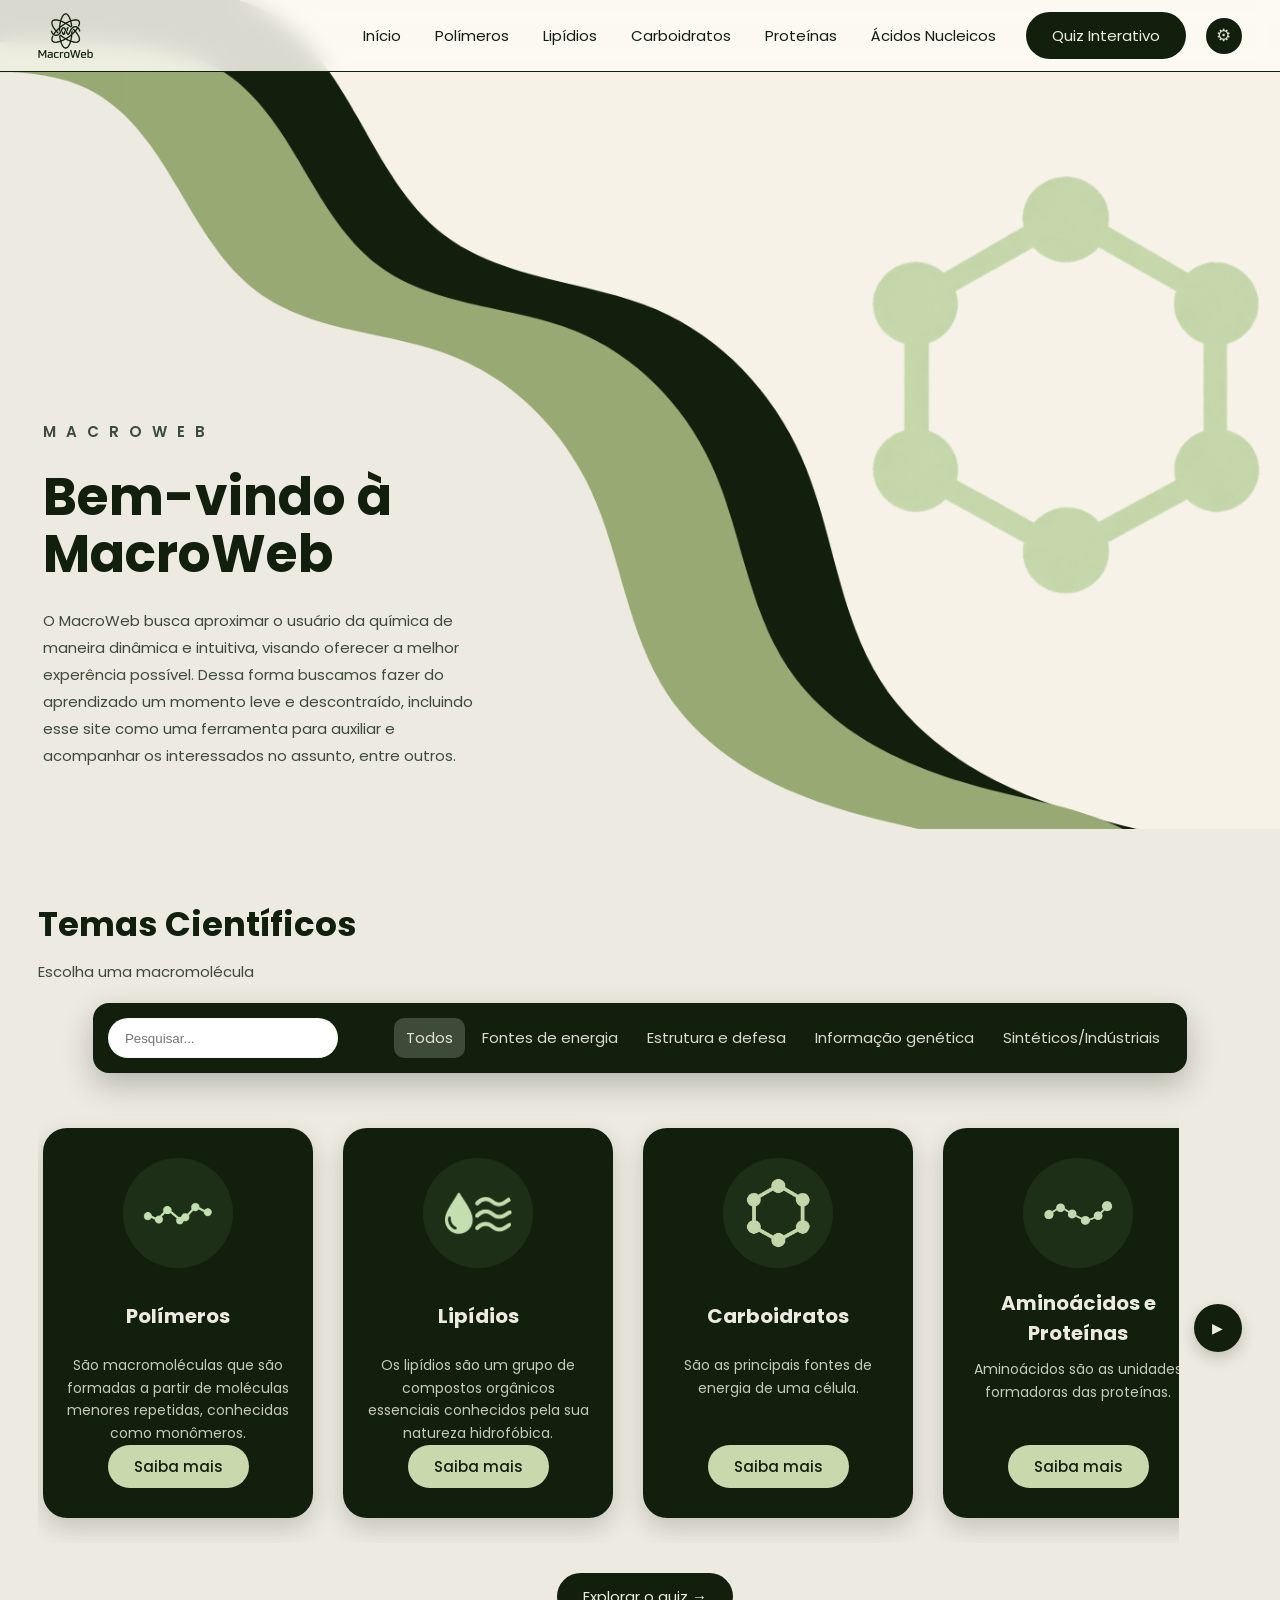
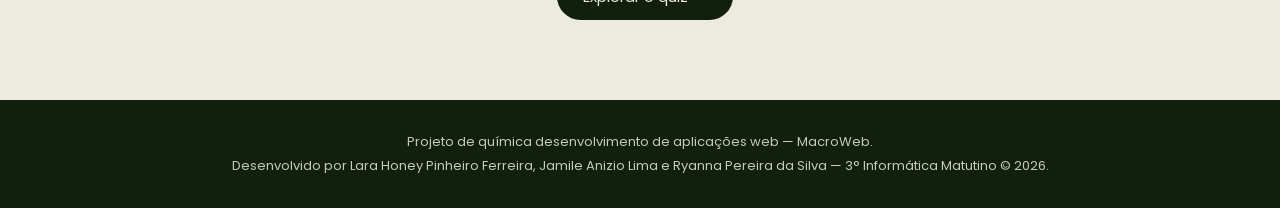
<file: index.html>
<!DOCTYPE html>
<html lang="pt-br" id="pagina">
<head>
    <meta charset="UTF-8">
    <meta name="viewport" content="width=device-width, initial-scale=1.0">
    <link rel="stylesheet" href="style.css">
    <link rel="stylesheet" href="global/global.css">

    <title>MacroWeb</title>
</head>
<body>
    <header class="topo">
        <div class="logo">
            <img src="img/logo.png" alt="MacroWeb">
        </div>

        <div id="menu-container">
            <button id="btn-hamburguer" class="hamburguer" aria-label="Abrir menu">☰</button>

            <nav class="menu" id="menu">
                <a href="#inicio" class="item-menu">Início</a>
                <a href="polimeros/polimeros.html" class="item-menu">Polímeros</a>
                <a href="lipidios/lipidios.html" class="item-menu">Lipídios</a>
                <a href="carboidratos/carboidratos.html" class="item-menu">Carboidratos</a>
                <a href="proteinas/proteinas.html" class="item-menu">Proteínas</a>
                <a href="acidos-nucleicos/acidos-nucleicos.html" class="item-menu">Ácidos Nucleicos</a>
                <a href="quiz/quiz.html" class="btn-quiz">Quiz Interativo</a>
            </nav>

            <div id="config">
                <button id="btn-config" aria-label="Configurações">⚙</button>
                <div id="painel-config" class="painel-config">
                    <button id="escuro">Tema escuro</button>
                </div>
            </div>
        </div>

    </header>

    <section class="banner-inicio" id="inicio">
        <div class="area-texto">
            <p class="nome-site">MACROWEB</p>
            <h1>Bem-vindo à MacroWeb</h1>
            <p class="descricao-site">
                O MacroWeb busca aproximar o usuário da química de maneira dinâmica e intuitiva, visando oferecer a melhor experência possível. Dessa forma buscamos fazer do aprendizado um momento leve e descontraído, incluindo esse site como uma ferramenta para auxiliar e acompanhar os interessados no assunto, entre outros. 
            </p>
        </div>
        <div class="area-icones">
            <img src="img/carboidratos.png" alt="">
        </div>
    </section>

    <section class="conteudo">
        <h2 class="titulo-secao">Temas Científicos</h2>
        <p class="subtitulo-secao">Escolha uma macromolécula</p>
        <div id="categorias">
            <nav id="opcoes">
                <div class="barra-pesquisa">
                    <input id="pesquisa" type="text" placeholder="Pesquisar..." >
                </div>
                <a class="btn-filtro ativo" id="todos">Todos</a>
                <a class="btn-filtro" id="fontes-energia">Fontes de energia</a>
                <a class="btn-filtro" id="estrutura-defesa">Estrutura e defesa</a>
                <a class="btn-filtro" id="informacao-genetica">Informação genética</a>
                <a class="btn-filtro" id="sinteticos-industriais">Sintéticos/Indústriais</a>
            </nav>
        </div>
        <div class="area-cards">
            <div class="btn-setas" id="btn-esquerda">◀</div>
            <div class="cards-container" id="cards-container">
                <div class="card sinteticos-industriais" id="polimeros-card">
                    <img src="img/polimeros.png" alt="">
                    <h2>Polímeros</h2>
                    <p>
                        São macromoléculas que são formadas a partir de moléculas menores repetidas, conhecidas como monômeros.
                    </p>
                    <a class="btn-saiba-mais" id="saiba-polimeros">Saiba mais</a>
                </div>
                <div class="card fontes-energia" id="lipidios-card">
                    <img src="img/lipidios.png" alt="">
                    <h2>Lipídios</h2>
                    <p>
                        Os lipídios são um grupo de compostos orgânicos essenciais conhecidos pela sua natureza hidrofóbica.
                    </p>
                    <a class="btn-saiba-mais" id="saiba-lipidios">Saiba mais</a>
                </div>
                <div class="card fontes-energia" id="carboidratos-card">
                    <img src="img/carboidratos.png" alt="">
                    <h2>Carboidratos</h2>
                    <p>
                        São as principais fontes de energia de uma célula.
                    </p>
                    <a class="btn-saiba-mais" id="saiba-carboidratos">Saiba mais</a>
                </div>
                <div class="card estrutura-defesa" id="proteinas-card">
                    <img src="img/aminoacidos-proteinas.png" alt="">
                    <h2>Aminoácidos e Proteínas</h2>
                    <p>
                        Aminoácidos são as unidades formadoras das proteínas.
                    </p>
                    <a class="btn-saiba-mais" id="saiba-proteinas">Saiba mais</a>
                </div>
                <div class="card informacao-genetica" id="acidos-nucleicos-card">
                    <img src="img/acidosnucleicos.png" alt="">
                    <h2>Ácidos Nucleicos</h2>
                    <p>
                        Os ácidos nucleicos são macromoléculas constituídas por nucleotídeos, que formam o DNA e o RNA.
                    </p>
                    <a class="btn-saiba-mais" id="saiba-acidos-nucleicos">Saiba mais</a>
                </div>
            </div>
            
            <div class="btn-setas" id="btn-direita">▶</div>
        </div>

        <p id="sem-resultado" class="escondido">Nenhum resultado encontrado.</p>

        <a class="btn-quiz" href="quiz/quiz.html">Explorar o quiz →</a>
    </section>

    <footer class="rodape">
        Projeto de química desenvolvimento de aplicações web — MacroWeb. <br>
        Desenvolvido por Lara Honey Pinheiro Ferreira,
        Jamile Anizio Lima e Ryanna Pereira da Silva — 3° Informática Matutino &copy; 2026.
    </footer>

    <div class="modal saiba-polimeros">
        <a class="modal-fundo"></a>
        <div class="modal-caixa">
            <a class="modal-fechar" aria-label="Fechar">✕</a>
            <img src="img/polimeros.png" alt="">
            <h2>Polímeros</h2>
            <p>Polímeros são macromoléculas formadas pela repetição de unidades menores, os monômeros, ligadas por ligações covalentes.</p>
            <p>Podem ser naturais, como a celulose, o amido e o DNA, ou sintéticos, como o polietileno, o PVC e o náilon.</p>
            <a class="btn-acao" id="polimeros" href="polimeros/polimeros.html">Ir para a página →</a>
        </div>
    </div>

    <div class="modal saiba-lipidios">
        <a class="modal-fundo"></a>
        <div class="modal-caixa">
            <a class="modal-fechar" aria-label="Fechar">✕</a>
            <img src="img/lipidios.png" alt="">
            <h2>Lipídios</h2>
            <p>Lipídios são biomoléculas pouco solúveis em água, como gorduras, óleos, ceras, fosfolipídios e esteroides.</p>
            <p>Armazenam energia, formam as membranas das células, isolam termicamente o corpo e originam hormônios.</p>
            <a class="btn-acao" id="lipidios" href="lipidios/lipidios.html">Ir para a página →</a>
        </div>
    </div>

    <div class="modal saiba-carboidratos">
        <a class="modal-fundo"></a>
        <div class="modal-caixa">
            <a class="modal-fechar" aria-label="Fechar">✕</a>
            <img src="img/carboidratos.png" alt="">
            <h2>Carboidratos</h2>
            <p>Carboidratos são açúcares e seus polímeros: monossacarídeos (glicose), dissacarídeos (sacarose) e polissacarídeos (amido, glicogênio, celulose).</p>
            <p>São a principal fonte de energia dos seres vivos e dão estrutura às paredes celulares das plantas.</p>
            <a class="btn-acao" href="carboidratos/carboidratos.html">Ir para a página →</a>
        </div>
    </div>

    <div class="modal saiba-proteinas">
        <a class="modal-fundo"></a>
        <div class="modal-caixa">
            <a class="modal-fechar" aria-label="Fechar">✕</a>
            <img src="img/aminoacidos-proteinas.png" alt="">
            <h2>Aminoácidos e Proteínas</h2>
            <p>Proteínas são cadeias de aminoácidos unidos por ligações peptídicas. Os 20 aminoácidos se combinam em sequências diferentes.</p>
            <p>A forma tridimensional define a função: enzimas, transporte, defesa, contração muscular e estrutura.</p>
            <a class="btn-acao" id="proteinas" href="proteinas/proteinas.html" >Ir para a página →</a>
        </div>
    </div>

    <div class="modal saiba-acidos-nucleicos">
        <a class="modal-fundo"></a>
        <div class="modal-caixa">
            <a class="modal-fechar" aria-label="Fechar">✕</a>
            <img src="img/aminoacidos-proteinas.png" alt="">
            <h2>Ácidos Nucleicos</h2>
            <p>DNA e RNA são polímeros de nucleotídeos, cada um com um açúcar, um grupo fosfato e uma base nitrogenada.</p>
            <p>Guardam e transmitem a informação genética e orientam a produção de proteínas.</p>
            <a class="btn-acao" id="acidos-nucleicos" href="acidos-nucleicos/acidos-nucleicos.html">Ir para a página →</a>
        </div>
    </div>

    <script type="text/javascript" src="script.js"></script>
    <script type="text/javascript" src="global/global.js"></script>
</body>
</html>
</file>
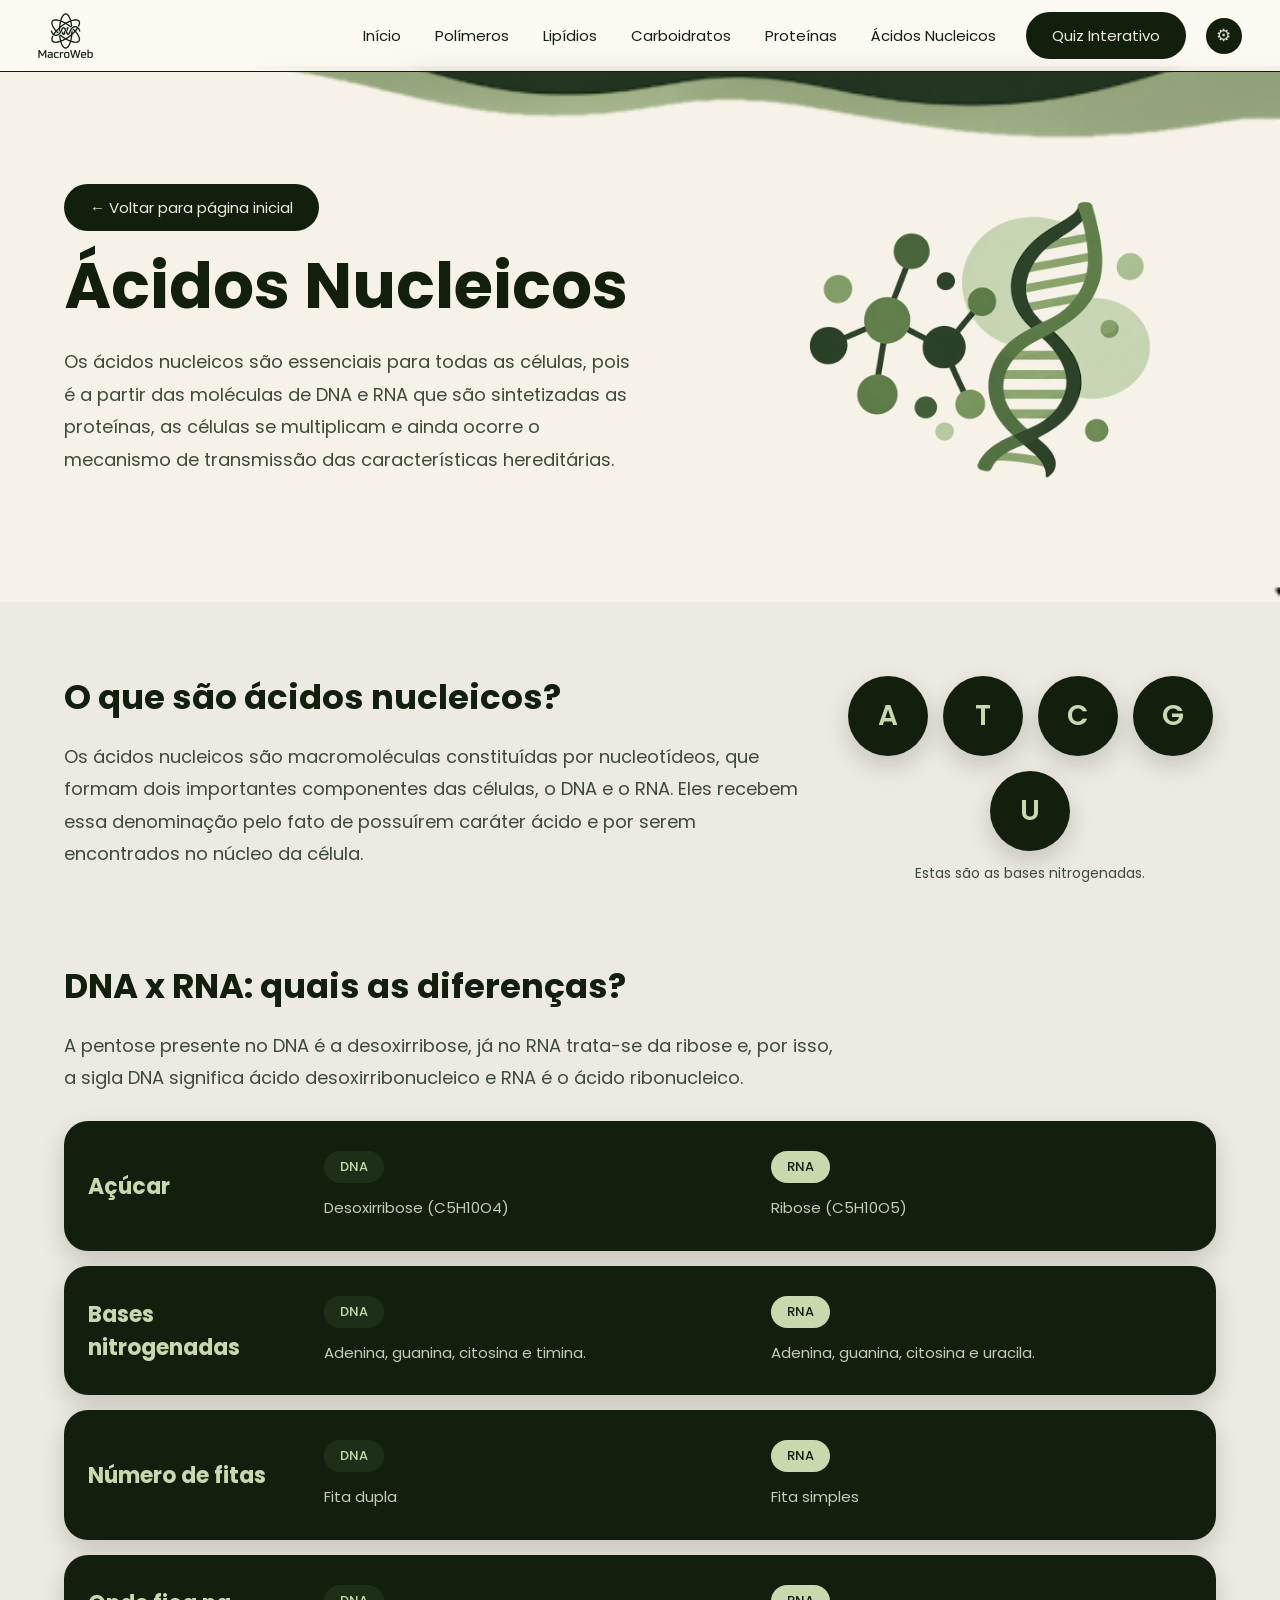
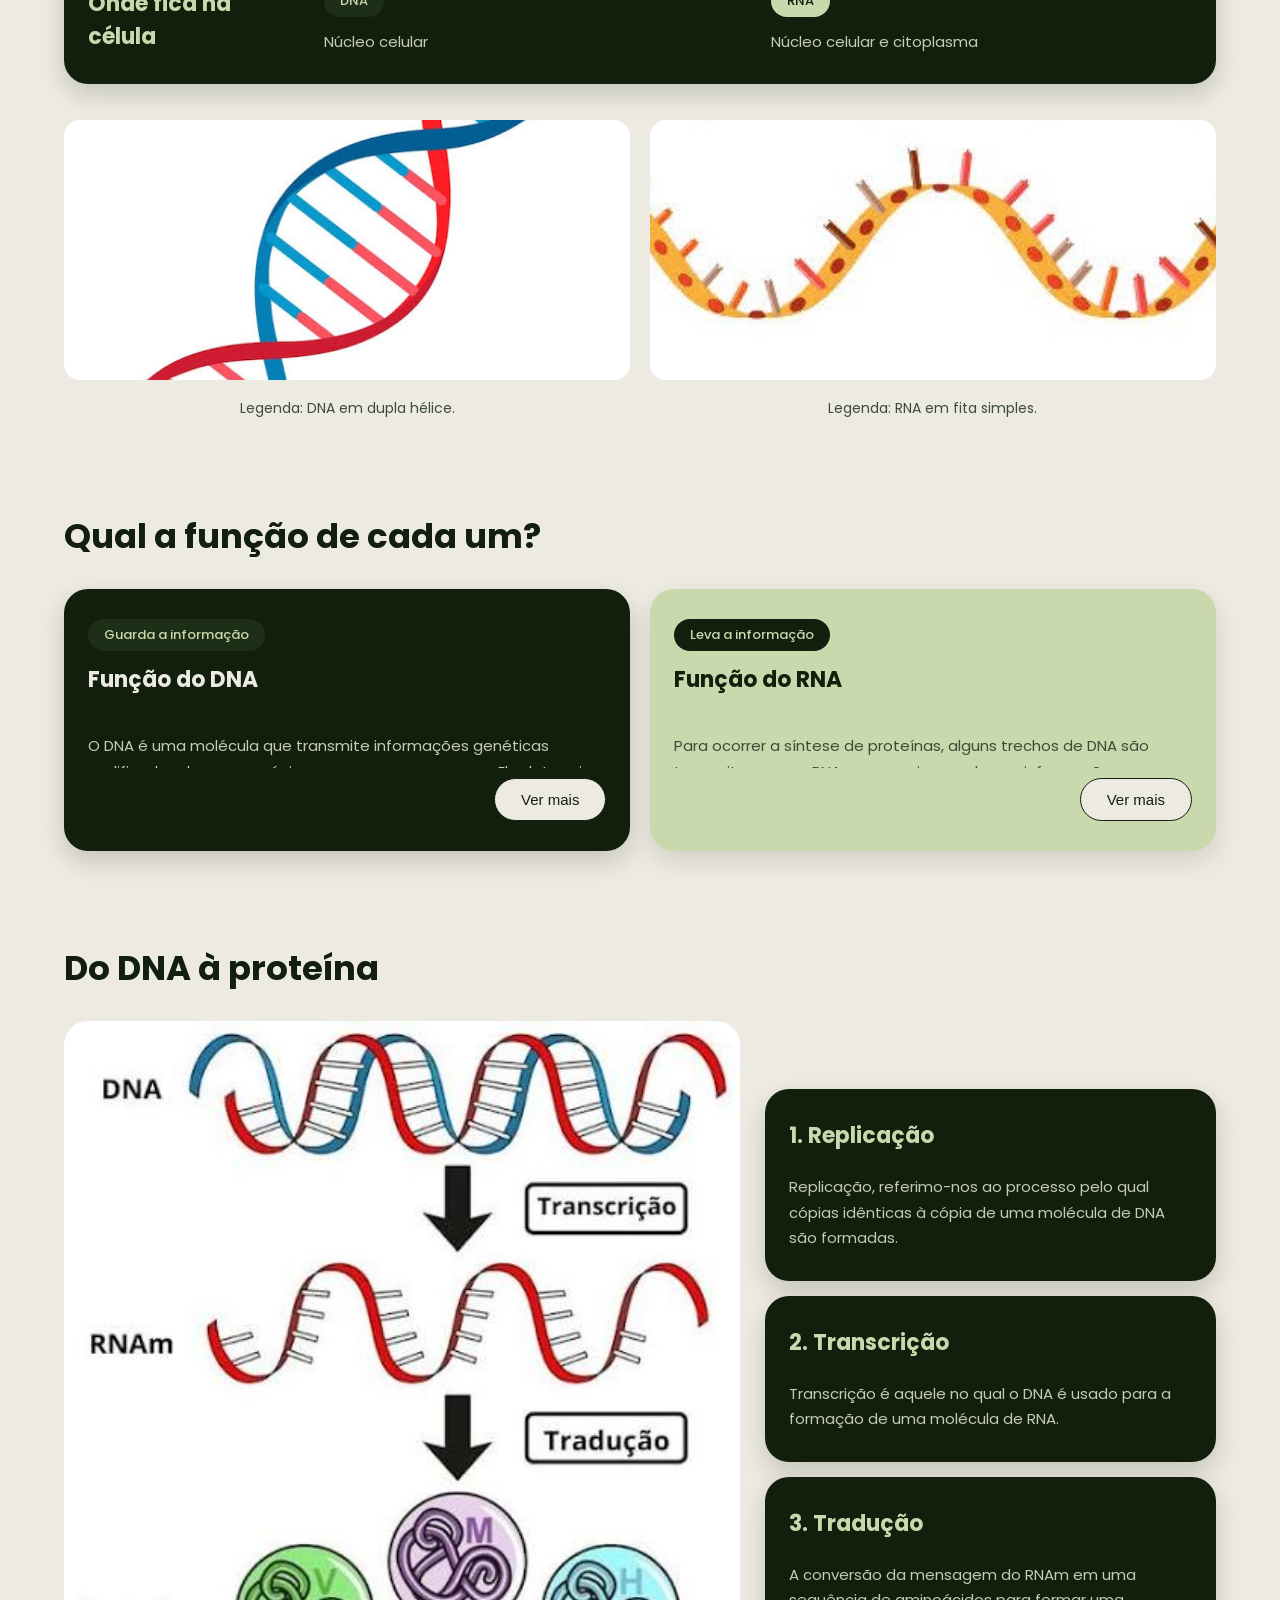
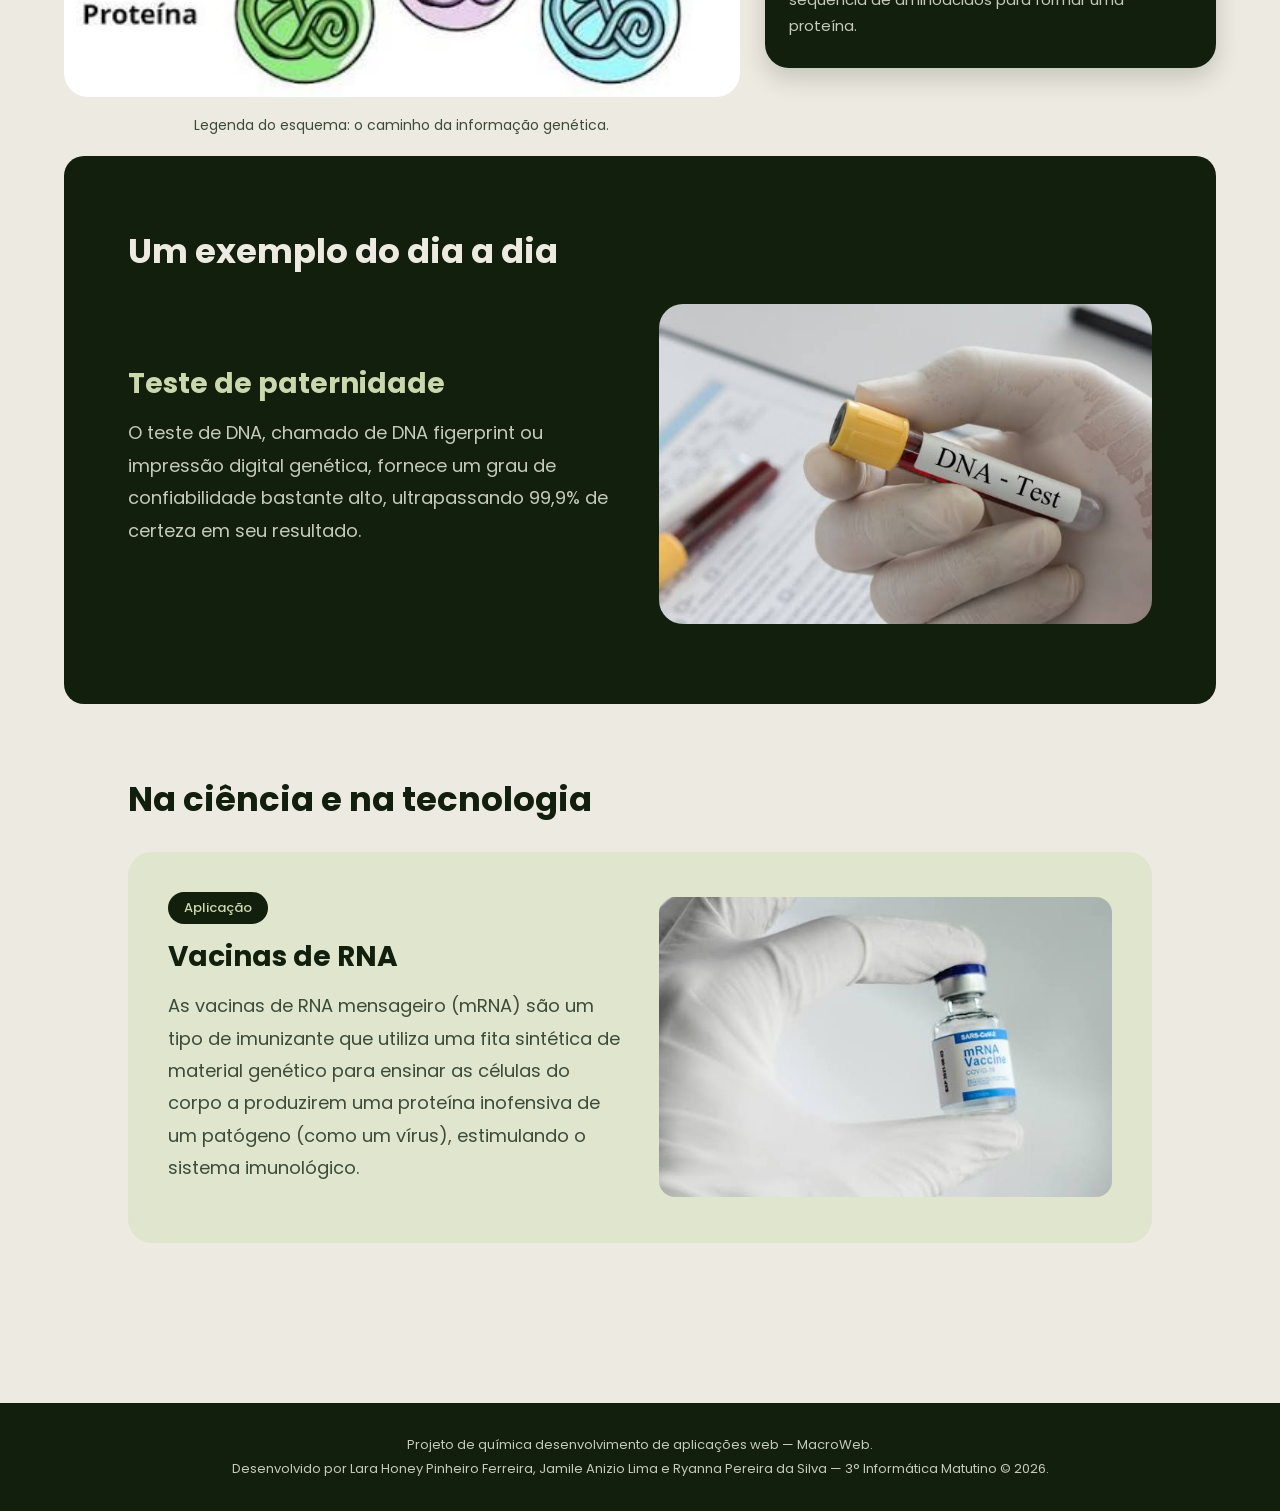
<file: acidos-nucleicos/acidos-nucleicos.html>
<!DOCTYPE html>
<html lang="pt-BR" id="pagina">
<head>
    <meta charset="UTF-8">
    <meta name="viewport" content="width=device-width, initial-scale=1.0">
    <link rel="stylesheet" href="../global/global.css">
    <link rel="stylesheet" href="acidos-nucleicos.css">
    <title>MacroWeb - Ácidos Nucleicos</title>
</head>
<body>
    <header class="topo">
        <div class="logo">
            <img src="../img/logo.png" alt="MacroWeb">
        </div>

        <div id="menu-container">
            <button id="btn-hamburguer" class="hamburguer" aria-label="Abrir menu">☰</button>

            <nav class="menu" id="menu">
                <a href="../index.html" class="item-menu">Início</a>
                <a href="../polimeros/polimeros.html" class="item-menu">Polímeros</a>
                <a href="../lipidios/lipidios.html" class="item-menu">Lipídios</a>
                <a href="../carboidratos/carboidratos.html" class="item-menu">Carboidratos</a>
                <a href="../proteinas/proteinas.html" class="item-menu">Proteínas</a>
                <a href="#acidos-nucleicos" class="item-menu">Ácidos Nucleicos</a>
                <a href="../quiz/quiz.html" class="btn-quiz">Quiz Interativo</a>
            </nav>
            <div id="config">
                <button id="btn-config" aria-label="Configurações">⚙</button>
                <div id="painel-config" class="painel-config">
                    <button id="escuro">Tema escuro</button>
                </div>
            </div>
        </div>
    </header>

    <section class="banner" id="inicio">
        <img src="../global/img/topo.png" class="banner-fundo" alt="">

        <div class="banner-texto">
            <a href="/index.html" class="voltar">← Voltar para página inicial</a>
            <h1>Ácidos Nucleicos</h1>
            <p>Os ácidos nucleicos são essenciais para todas as células, pois é a partir das moléculas de DNA e RNA que são sintetizadas as proteínas, as células se multiplicam e ainda ocorre o mecanismo de transmissão das características hereditárias.</p>
        </div>

        <img src="img/acidos.png" class="banner-imagem" alt="">
    </section>

    <main class="informacoes">

        <section class="intro">
            <div class="caixa">
                <h2>O que são ácidos nucleicos?</h2>
                <p>Os ácidos nucleicos são macromoléculas constituídas por nucleotídeos, que formam dois importantes componentes das células, o DNA e o RNA. Eles recebem essa denominação pelo fato de possuírem caráter ácido e por serem encontrados no núcleo da célula.</p>
            </div>
            <div>
                <div class="bases">
                    <div class="base">A</div>
                    <div class="base">T</div>
                    <div class="base">C</div>
                    <div class="base">G</div>
                    <div class="base">U</div>
                </div>
                <p class="legenda">Estas são as bases nitrogenadas.</p>
            </div>
        </section>

        <section class="secao">
            <h2>DNA x RNA: quais as diferenças?</h2>
            <div class="caixa">
                <p>A pentose presente no DNA é a desoxirribose, já no RNA trata-se da ribose e, por isso, a sigla DNA significa ácido desoxirribonucleico e RNA é o ácido ribonucleico.</p>
            </div>

            <div class="linhas">
                <div class="card linha">
                    <h3>Açúcar</h3>
                    <div>
                        <span class="tag tag-dna">DNA</span>
                        <p>Desoxirribose (C5H10O4)</p>
                    </div>
                    <div>
                        <span class="tag tag-rna">RNA</span>
                        <p>Ribose (C5H10O5)</p>
                    </div>
                </div>

                <div class="card linha">
                    <h3>Bases nitrogenadas</h3>
                    <div>
                        <span class="tag tag-dna">DNA</span>
                        <p>Adenina, guanina, citosina e timina.</p>
                    </div>
                    <div>
                        <span class="tag tag-rna">RNA</span>
                        <p>Adenina, guanina, citosina e uracila.</p>
                    </div>
                </div>

                <div class="card linha">
                    <h3>Número de fitas</h3>
                    <div>
                        <span class="tag tag-dna">DNA</span>
                        <p>Fita dupla</p>
                    </div>
                    <div>
                        <span class="tag tag-rna">RNA</span>
                        <p>Fita simples</p>
                    </div>
                </div>

                <div class="card linha">
                    <h3>Onde fica na célula</h3>
                    <div>
                        <span class="tag tag-dna">DNA</span>
                        <p>Núcleo celular</p>
                    </div>
                    <div>
                        <span class="tag tag-rna">RNA</span>
                        <p>Núcleo celular e citoplasma</p>
                    </div>
                </div>
            </div>

            <div class="imagens">
                <div>
                    <img src="img/dna.jpg" alt="Estrutura em dupla hélice do DNA">
                    <p class="legenda">Legenda: DNA em dupla hélice.</p>
                </div>
                <div>
                    <img src="img/rna.jpg" alt="Estrutura de fita simples do RNA">
                    <p class="legenda">Legenda: RNA em fita simples.</p>
                </div>
            </div>
        </section>

        <section class="secao">
            <h2>Qual a função de cada um?</h2>
            <div class="funcoes">
                <div class="card card-ver">
                    <div class="texto">
                        <span class="tag tag-dna">Guarda a informação</span>
                        <h3>Função do DNA</h3>
                        <div class="paragrafo-container">
                            <p>O DNA é uma molécula que transmite informações genéticas codificadas de uma espécie para os seus sucessores. Ele determina todas as características de um indivíduo e sua composição não muda de uma região do corpo para outra, nem com a idade ou ambiente.</p>
                        </div>
                    </div>
                    
                    <div class="btn-container">
                        <button class="btn-ver-mais-texto">Ver mais</button>
                        <button class="btn-ver-menos-texto">Ver menos</button>
                    </div>
                </div>
                <div class="card card-claro card-ver">
                    <div class="texto">
                        <span class="tag tag-claro">Leva a informação</span>
                        <h3>Função do RNA</h3>
                        <div class="paragrafo-container">
                            <p>Para ocorrer a síntese de proteínas, alguns trechos de DNA são transcritos para o RNA mensageiro, que leva a informação ao ribossomo. O RNA transportador é responsável por trazer os aminoácidos para produção das proteínas. O ribossomo fabrica a cadeia polipeptídica conforme a descodificação da mensagem recebida.</p>
                        </div>
                    </div>
                    
                    <div class="btn-container">
                        <button class="btn-ver-mais-texto">Ver mais</button>
                        <button class="btn-ver-menos-texto">Ver menos</button>
                    </div>
                </div>
            </div>
        </section>

        <section class="secao">
            <h2>Do DNA à proteína</h2>
            <div class="esquema">
                <div>
                    <img src="img/caminho.jpg" alt="Esquema do caminho da informação do DNA ao RNA e à proteína">
                    <p class="legenda">Legenda do esquema: o caminho da informação genética.</p>
                </div>
                <div class="etapas">
                    <div class="card">
                        <h3>1. Replicação</h3>
                        <p>Replicação, referimo-nos ao processo pelo qual cópias idênticas à cópia de uma molécula de DNA são formadas.</p>
                    </div>
                    <div class="card">
                        <h3>2. Transcrição</h3>
                        <p>Transcrição é aquele no qual o DNA é usado para a formação de uma molécula de RNA.</p>
                    </div>
                    <div class="card">
                        <h3>3. Tradução</h3>
                        <p>A conversão da mensagem do RNAm em uma sequência de aminoácidos para formar uma proteína.</p>
                    </div>
                </div>
            </div>
        </section>
        <section class="cotidiano">
            <h2>Um exemplo do dia a dia</h2>
            <div class="cotidiano-conteudo">
                <div>
                    <h3>Teste de paternidade</h3>
                    <p>O teste de DNA, chamado de DNA figerprint ou impressão digital genética, fornece um grau de confiabilidade bastante alto, ultrapassando 99,9% de certeza em seu resultado.</p>
                </div>
                <img src="img/teste.jpg" alt="">
            </div>
        </section>

        <section class="informacoes">
            <h2>Na ciência e na tecnologia</h2>
            <div class="aplicacao">
                <div class="caixa">
                    <span class="tag tag-claro">Aplicação</span>
                    <h3>Vacinas de RNA</h3>
                    <p>As vacinas de RNA mensageiro (mRNA) são um tipo de imunizante que utiliza uma fita sintética de material genético para ensinar as células do corpo a produzirem uma proteína inofensiva de um patógeno (como um vírus), estimulando o sistema imunológico.</p>
                </div>
                <img src="img/vacinas.jpg" alt="">
            </div>
        </section>
    </main>

    <footer class="rodape">
        Projeto de química desenvolvimento de aplicações web — MacroWeb. <br>
        Desenvolvido por Lara Honey Pinheiro Ferreira,
        Jamile Anizio Lima e Ryanna Pereira da Silva — 3° Informática Matutino &copy; 2026.
    </footer>

    <script type="text/javascript" src="../global/global.js"></script>
</body>
</html>
</file>
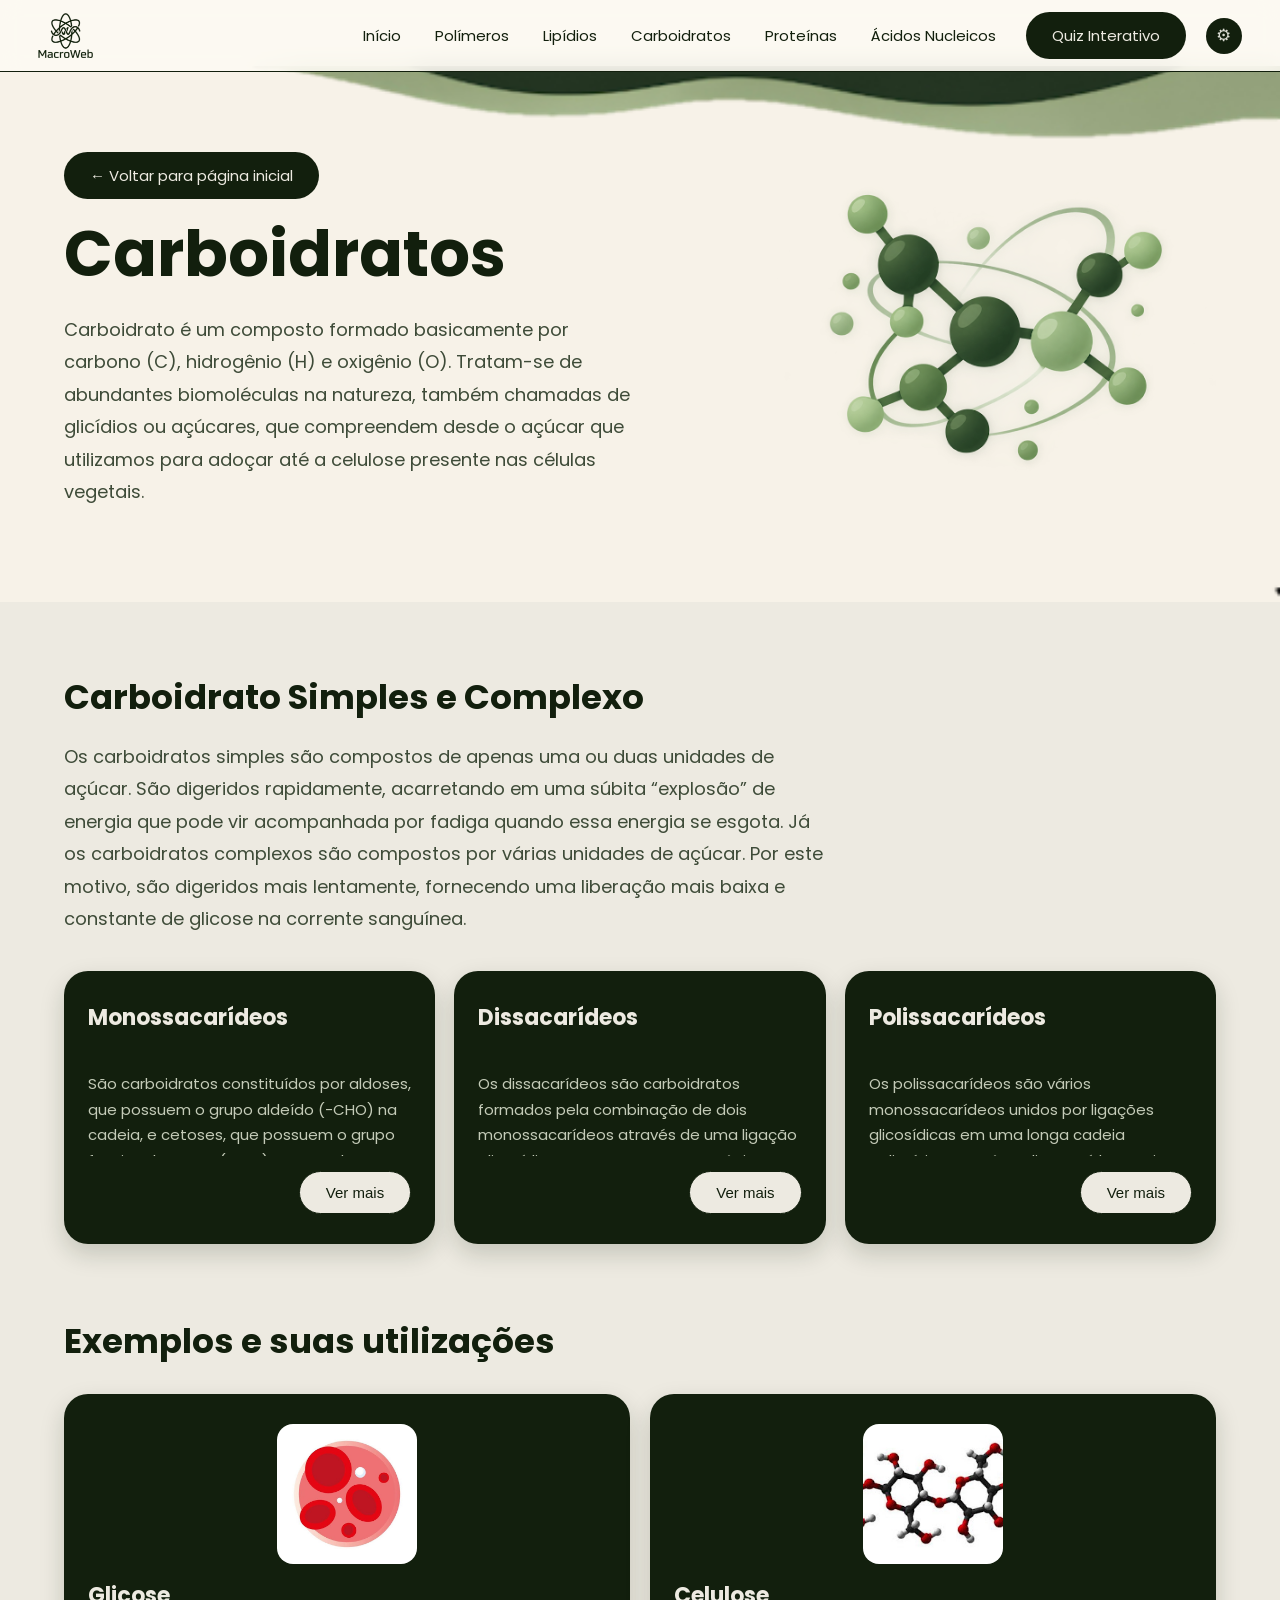
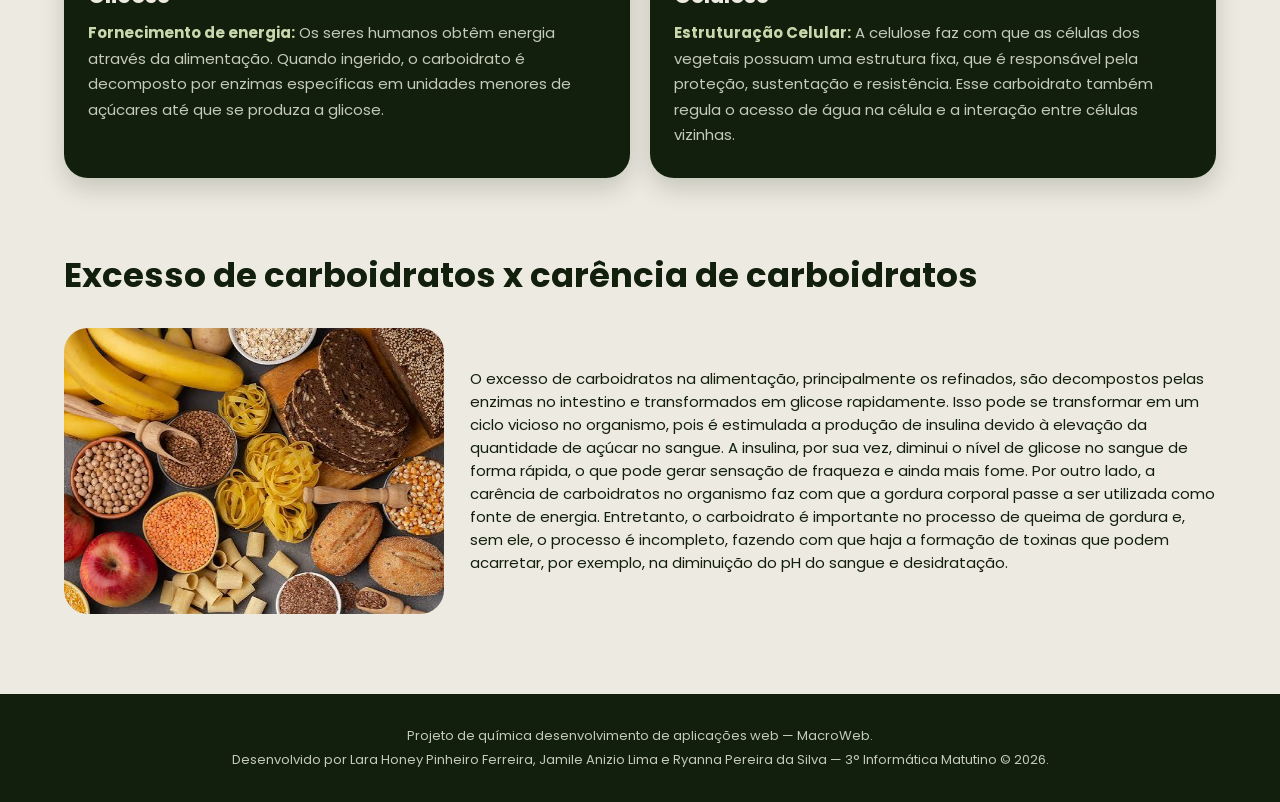
<file: carboidratos/carboidratos.html>
<!DOCTYPE html>
<html lang="pt-BR" id="pagina">
<head>
    <meta charset="UTF-8">
    <meta name="viewport" content="width=device-width, initial-scale=1.0">
    <link rel="stylesheet" href="../global/global.css">
    <link rel="stylesheet" href="carboidratos.css">
    <title>MacroWeb - Carboidratos</title>
</head>
<body>
    <header class="topo">
        <div class="logo">
            <img src="../img/logo.png" alt="MacroWeb">
        </div>

        <div id="menu-container">
            <button id="btn-hamburguer" class="hamburguer" aria-label="Abrir menu">☰</button>

            <nav class="menu" id="menu">
                <a href="../index.html" class="item-menu">Início</a>
                <a href="../polimeros/polimeros.html" class="item-menu">Polímeros</a>
                <a href="../lipidios/lipidios.html" class="item-menu">Lipídios</a>
                <a href="#carboidratos" class="item-menu">Carboidratos</a>
                <a href="../proteinas/proteinas.html" class="item-menu">Proteínas</a>
                <a href="../acidos-nucleicos/acidos-nucleicos.html" class="item-menu">Ácidos Nucleicos</a>
                <a href="../quiz/quiz.html" class="btn-quiz">Quiz Interativo</a>
            </nav>
            <div id="config">
                <button id="btn-config" aria-label="Configurações">⚙</button>
                <div id="painel-config" class="painel-config">
                    <button id="escuro">Tema escuro</button>
                </div>
            </div>            
        </div>
    </header>

    <section class="banner" id="inicio">
        <img src="../global/img/topo.png" class="banner-fundo" alt="">

        <div class="banner-texto">
            <a href="../index.html" class="voltar">← Voltar para página inicial</a>
            <h1>Carboidratos</h1>
            <p>Carboidrato é um composto formado basicamente por carbono (C), hidrogênio (H) e oxigênio (O).
            Tratam-se de abundantes biomoléculas na natureza, também chamadas de glicídios ou açúcares, que
            compreendem desde o açúcar que utilizamos para adoçar até a celulose presente nas células vegetais.</p>
        </div>

        <img src="img/carboidratos.png" class="banner-imagem" alt="">
    </section>

    <main class="informacoes">
        <div class="caixa">
            <h2>Carboidrato Simples e Complexo</h2>
            <p>Os carboidratos simples são compostos de apenas uma ou duas unidades de açúcar. São digeridos rapidamente, acarretando em uma súbita “explosão” de energia que pode vir acompanhada por fadiga quando essa energia se esgota. Já os carboidratos complexos são compostos por várias unidades de açúcar. Por este motivo, são digeridos mais lentamente, fornecendo uma liberação mais baixa e constante de glicose na corrente sanguínea.</p>
        </div>

        <div class="cards">
            <div class="card card-ver">
                <div class="texto">
                    <h3>Monossacarídeos</h3>
                    <div class="paragrafo-container">
                        <p>São carboidratos constituídos por aldoses, que possuem o grupo aldeído (-CHO) na cadeia, e cetoses, que possuem o grupo funcional cetona (C=O).
                        De acordo com o número de carbonos, os monossacarídeos são classificados em trioses (3C), tetroses (4C), pentoses (5C), hexoses (6C) e heptoses (7C).</p>
                    </div>
                </div>
                    
                <div class="btn-container">
                    <button class="btn-ver-mais-texto">Ver mais</button>
                    <button class="btn-ver-menos-texto">Ver menos</button>
                </div>
                
            </div>

            <div class="card card-ver">
                <div class="texto">
                    <h3>Dissacarídeos</h3>
                    <div class="paragrafo-container">
                        <p>Os dissacarídeos são carboidratos formados pela combinação de dois monossacarídeos através de uma ligação glicosídica. Estes compostos orgânicos são
                        formados por moléculas de carbono, hidrogênio e oxigênio. Suas principais características são o sabor doce e a solubilidade em água e, por isso,
                        são muito utilizados como adoçantes.</p>
                    </div>
                </div>
                    
                <div class="btn-container">
                    <button class="btn-ver-mais-texto">Ver mais</button>
                    <button class="btn-ver-menos-texto">Ver menos</button>
                </div>
                
            </div>

            <div class="card card-ver">
                <div class="texto">
                    <h3>Polissacarídeos</h3>
                    <div class="paragrafo-container">
                        <p>Os polissacarídeos são vários monossacarídeos unidos por ligações glicosídicas em uma longa cadeia polimérica. Os três polissacarídeos acima são polímeros
                        que possuem fórmula molecular (C6H10O6)n, pois são formados pela união de várias moléculas de glicose.</p>        
                    </div>
                </div>
                            
                <div class="btn-container">
                    <button class="btn-ver-mais-texto">Ver mais</button>
                    <button class="btn-ver-menos-texto">Ver menos</button>
                </div>
                
            </div>
        </div>


        <section class="exemplos">
            <h2>Exemplos e suas utilizações</h2>

            <div class="exemplos-lista">
                <div class="card exemplo">
                    <img src="img/glicose.jpg" alt="">
                    <div>
                        <h3>Glicose</h3>
                        <p><strong>Fornecimento de energia:</strong> Os seres humanos obtêm energia através da alimentação.
                        Quando ingerido, o carboidrato é decomposto por enzimas específicas em unidades menores de açúcares
                        até que se produza a glicose.</p>
                    </div>
                </div>

                <div class="card exemplo">
                    <img src="img/celulose.jpg" alt="">
                    <div>
                        <h3>Celulose</h3>
                        <p><strong>Estruturação Celular:</strong> A celulose faz com que as células dos vegetais possuam uma estrutura
                        fixa, que é responsável pela proteção, sustentação e resistência. Esse carboidrato também regula o acesso de água
                        na célula e a interação entre células vizinhas.</p>
                    </div>
                </div>
            </div>
        </section>

        <section class="impacto">
            <h2>Excesso de carboidratos x carência de carboidratos</h2>

            <div class="impacto-conteudo">
                <img src="img/excesso.jpg" alt="">

                <p> O excesso de carboidratos na alimentação, principalmente os refinados, são decompostos pelas enzimas no intestino e transformados
                    em glicose rapidamente. Isso pode se transformar em um ciclo vicioso no organismo, pois é estimulada a produção de insulina devido à
                    elevação da quantidade de açúcar no sangue. A insulina, por sua vez, diminui o nível de glicose no sangue de forma rápida, o que pode
                    gerar sensação de fraqueza e ainda mais fome. Por outro lado, a carência de carboidratos no organismo faz com que a gordura corporal passe
                    a ser utilizada como fonte de energia. Entretanto, o carboidrato é importante no processo de queima de gordura e, sem ele, o processo é incompleto,
                    fazendo com que haja a formação de toxinas que podem acarretar, por exemplo, na diminuição do pH do sangue e desidratação.</p>
            </div>
        </section>
    </main>

    <footer class="rodape">
        Projeto de química desenvolvimento de aplicações web — MacroWeb. <br>
        Desenvolvido por Lara Honey Pinheiro Ferreira,
        Jamile Anizio Lima e Ryanna Pereira da Silva — 3° Informática Matutino &copy; 2026.
    </footer>

    <script type="text/javascript" src="../global/global.js"></script>
</body>
</html>
</file>
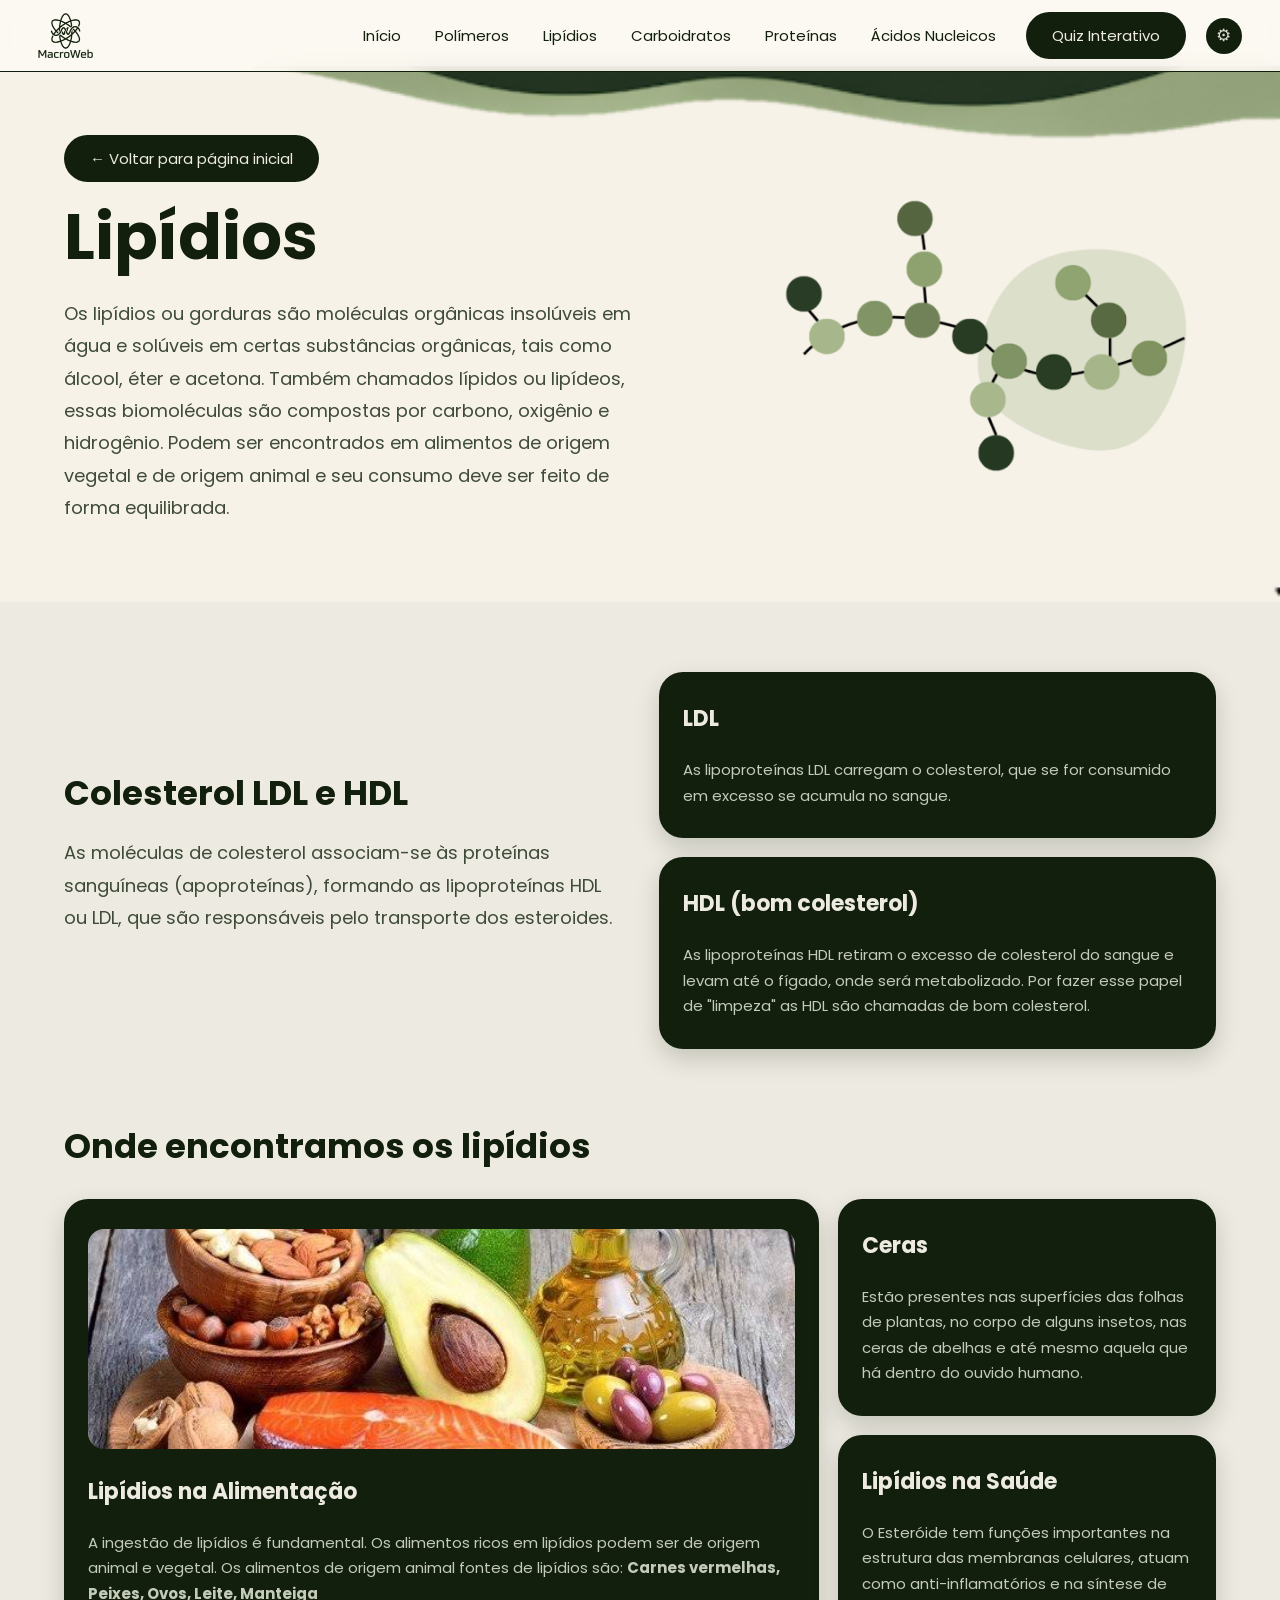
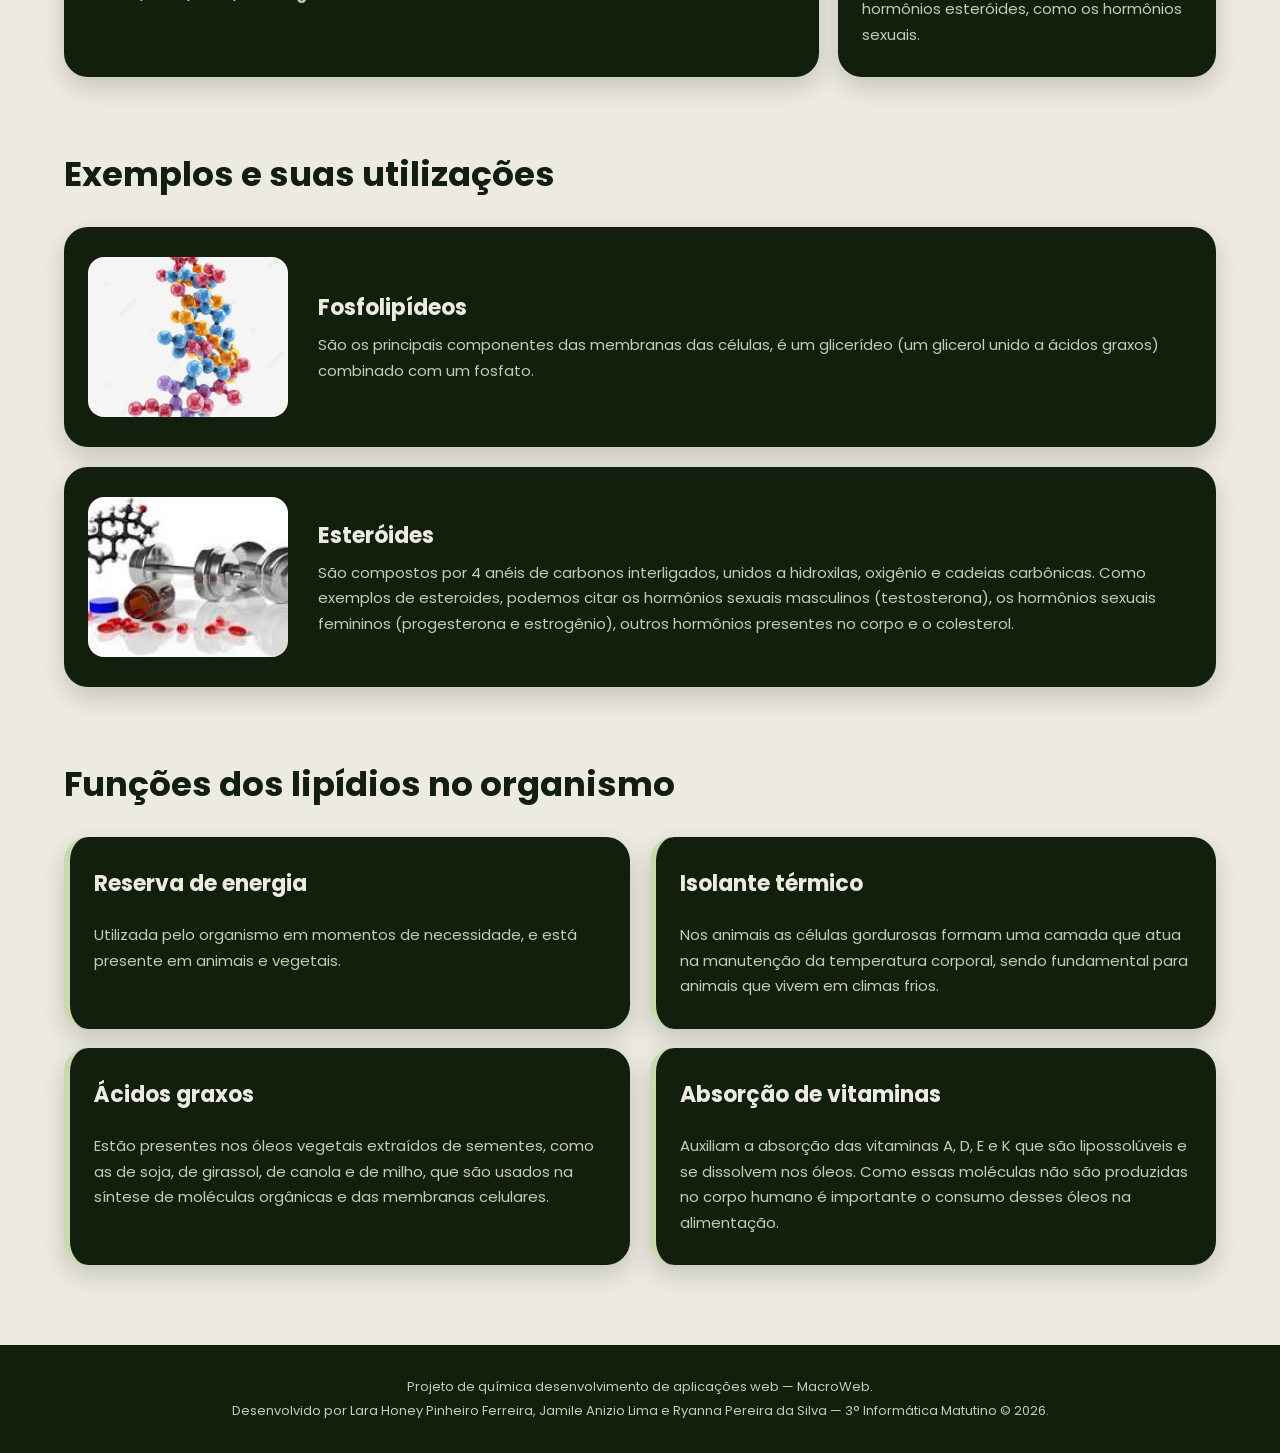
<file: lipidios/lipidios.html>
<!DOCTYPE html>
<html lang="pt-BR" id="pagina">
<head>
    <meta charset="UTF-8">
    <meta name="viewport" content="width=device-width, initial-scale=1.0">
    <link rel="stylesheet" href="../global/global.css">
    <link rel="stylesheet" href="lipidios.css">
    <title>MacroWeb - Lipídios</title>
</head>
<body>
    <header class="topo">
        <div class="logo">
            <img src="../img/logo.png" alt="MacroWeb">
        </div>

        <div id="menu-container">
            <button id="btn-hamburguer" class="hamburguer" aria-label="Abrir menu">☰</button>

            <nav class="menu" id="menu">
                <a href="../index.html" class="item-menu">Início</a>
                <a href="../polimeros/polimeros.html" class="item-menu">Polímeros</a>
                <a href="#lipidios" class="item-menu">Lipídios</a>
                <a href="../carboidratos/carboidratos.html" class="item-menu">Carboidratos</a>
                <a href="../proteinas/proteinas.html" class="item-menu">Proteínas</a>
                <a href="../acidos-nucleicos/acidos-nucleicos.html" class="item-menu">Ácidos Nucleicos</a>
                <a href="../quiz/quiz.html" class="btn-quiz">Quiz Interativo</a>
            </nav>
            <div id="config">
                <button id="btn-config" aria-label="Configurações">⚙</button>
                <div id="painel-config" class="painel-config">
                    <button id="escuro">Tema escuro</button>
                </div>
            </div>            
        </div>
    </header>

    <section class="banner" id="inicio">
        <img src="../global/img/topo.png" class="banner-fundo" alt="">

        <div class="banner-texto">
            <a href="../index.html" class="voltar">← Voltar para página inicial</a>
            <h1>Lipídios</h1>
            <p>Os lipídios ou gorduras são moléculas orgânicas insolúveis em água 
            e solúveis em certas substâncias orgânicas, tais como álcool, éter e acetona.
            Também chamados lípidos ou lipídeos, essas biomoléculas são compostas por carbono,
            oxigênio e hidrogênio. Podem ser encontrados em alimentos de origem vegetal e de origem 
            animal e seu consumo deve ser feito de forma equilibrada.</p>
        </div>

        <img src="img/polimeros.png" class="banner-imagem" alt="">
    </section>

    <main class="informacoes">
        <div class="colesterol">
            <div class="caixa">
                <h2>Colesterol LDL e HDL</h2>
                <p>As moléculas de colesterol associam-se às proteínas sanguíneas (apoproteínas), formando
                as lipoproteínas HDL ou LDL, que são responsáveis pelo transporte dos esteroides.</p>
            </div>

            <div class="coluna">
                <div class="card">
                    <h3>LDL</h3>
                    <p>As lipoproteínas LDL carregam o colesterol, que se for consumido em excesso se acumula no sangue.</p>
                </div>

                <div class="card">
                    <h3>HDL (bom colesterol)</h3>
                    <p>As lipoproteínas HDL retiram o excesso de colesterol do sangue e levam até o fígado, onde será 
                    metabolizado. Por fazer esse papel de "limpeza" as HDL são chamadas de bom colesterol.</p>
                </div>
            </div>
        </div>

        <section class="secao">
            <h2>Onde encontramos os lipídios</h2>

            <div class="dia-a-dia">
                <div class="card destaque">
                    <img src="img/alimentos-lipidios.jpg" alt="Alimentos ricos em lipídios">
                    <h3>Lipídios na Alimentação</h3>
                    <p>A ingestão de lipídios é fundamental. Os alimentos ricos em lipídios podem ser de origem animal e vegetal.
                    Os alimentos de origem animal fontes de lipídios são: <strong>Carnes vermelhas, Peixes, Ovos, Leite, Manteiga</strong></p>
                </div>

                <div class="coluna">
                    <div class="card">
                        <h3>Ceras</h3>
                        <p>Estão presentes nas superfícies das folhas de plantas, no corpo de alguns insetos, nas ceras 
                        de abelhas e até mesmo aquela que há dentro do ouvido humano.</p>
                    </div>

                    <div class="card">
                        <h3>Lipídios na Saúde</h3>
                        <p>O Esteróide tem funções importantes na estrutura das membranas celulares, atuam como anti-inflamatórios e na síntese 
                        de hormônios esteróides, como os hormônios sexuais.</p>
                    </div>
                </div>
            </div>
        </section>

        <section class="secao">
            <h2>Exemplos e suas utilizações</h2>

            <div class="exemplos-lista">
                <div class="card exemplo">
                    <img src="img/fosfolipidios.jpg" alt="fosfolipidios">
                    <div>
                        <h3>Fosfolipídeos</h3>
                        <p>São os principais componentes das membranas das células, é um glicerídeo
                        (um glicerol unido a ácidos graxos) combinado com um fosfato.</p>
                    </div>
                </div>

                <div class="card exemplo">
                    <img src="img/esteroides.jpg" alt="esteroides">
                    <div>
                        <h3>Esteróides</h3>
                        <p>São compostos por 4 anéis de carbonos interligados, unidos a hidroxilas,
                        oxigênio e cadeias carbônicas. Como exemplos de esteroides, podemos citar os 
                        hormônios sexuais masculinos (testosterona), os hormônios sexuais femininos 
                        (progesterona e estrogênio), outros hormônios presentes no corpo e o colesterol.</p>
                    </div>
                </div>
            </div>
        </section>

        <section class="secao">
            <h2>Funções dos lipídios no organismo</h2>

            <div class="funcoes-lista">
                <div class="card funcao">
                    <h3>Reserva de energia</h3>
                    <p>Utilizada pelo organismo em momentos de necessidade, e está presente em animais e vegetais.</p>
                </div>

                <div class="card funcao">
                    <h3>Isolante térmico</h3>
                    <p>Nos animais as células gordurosas formam uma camada que atua na manutenção da temperatura corporal, 
                    sendo fundamental para animais que vivem em climas frios.</p>
                </div>

                <div class="card funcao">
                    <h3>Ácidos graxos</h3>
                    <p>Estão presentes nos óleos vegetais extraídos de sementes, como as de soja, de girassol, de canola e de milho, 
                    que são usados na síntese de moléculas orgânicas e das membranas celulares.</p>
                </div>

                <div class="card funcao">
                    <h3>Absorção de vitaminas</h3>
                    <p>Auxiliam a absorção das vitaminas A, D, E e K que são lipossolúveis e se dissolvem nos óleos. Como essas moléculas 
                    não são produzidas no corpo humano é importante o consumo desses óleos na alimentação.</p>
                </div>
            </div>
        </section>
    </main>

    <footer class="rodape">
        Projeto de química desenvolvimento de aplicações web — MacroWeb. <br>
        Desenvolvido por Lara Honey Pinheiro Ferreira,
        Jamile Anizio Lima e Ryanna Pereira da Silva — 3° Informática Matutino &copy; 2026.
    </footer>

    <script type="text/javascript" src="../global/global.js"></script>
</body>
</html>
</file>
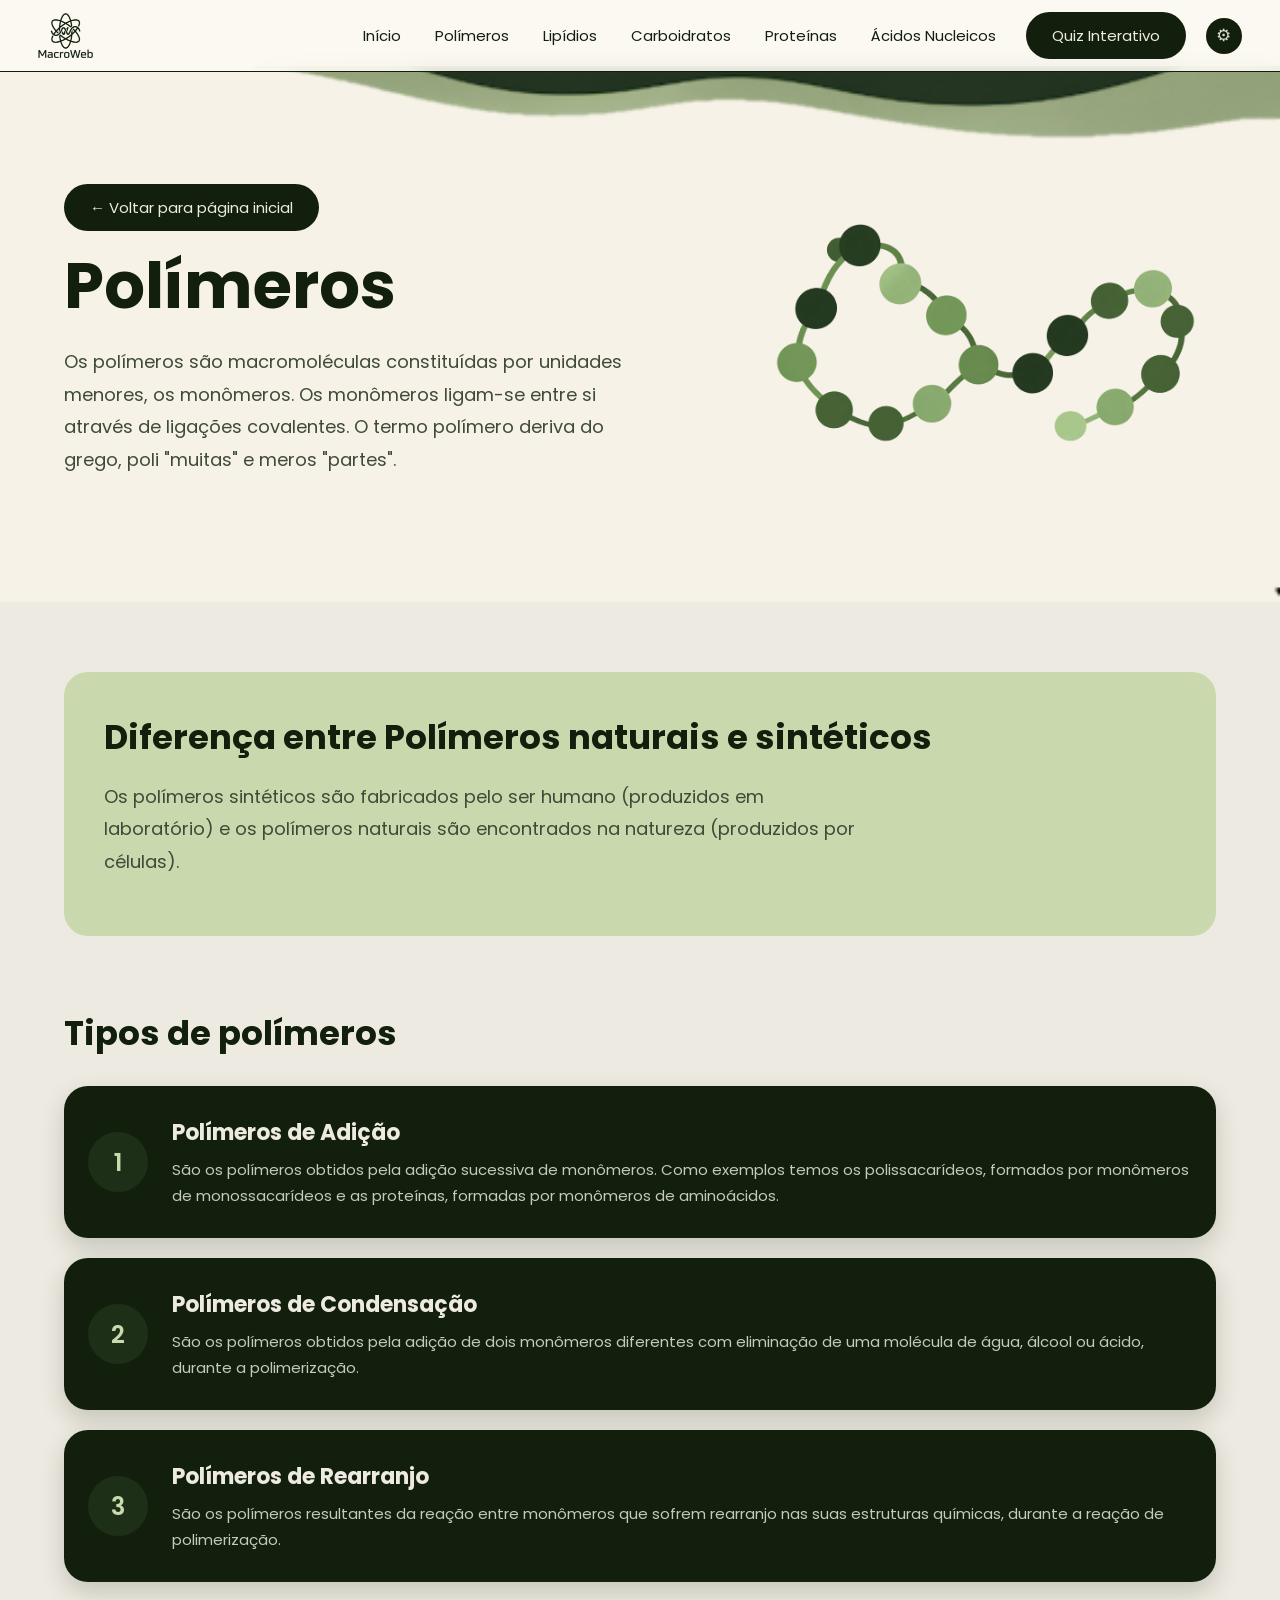
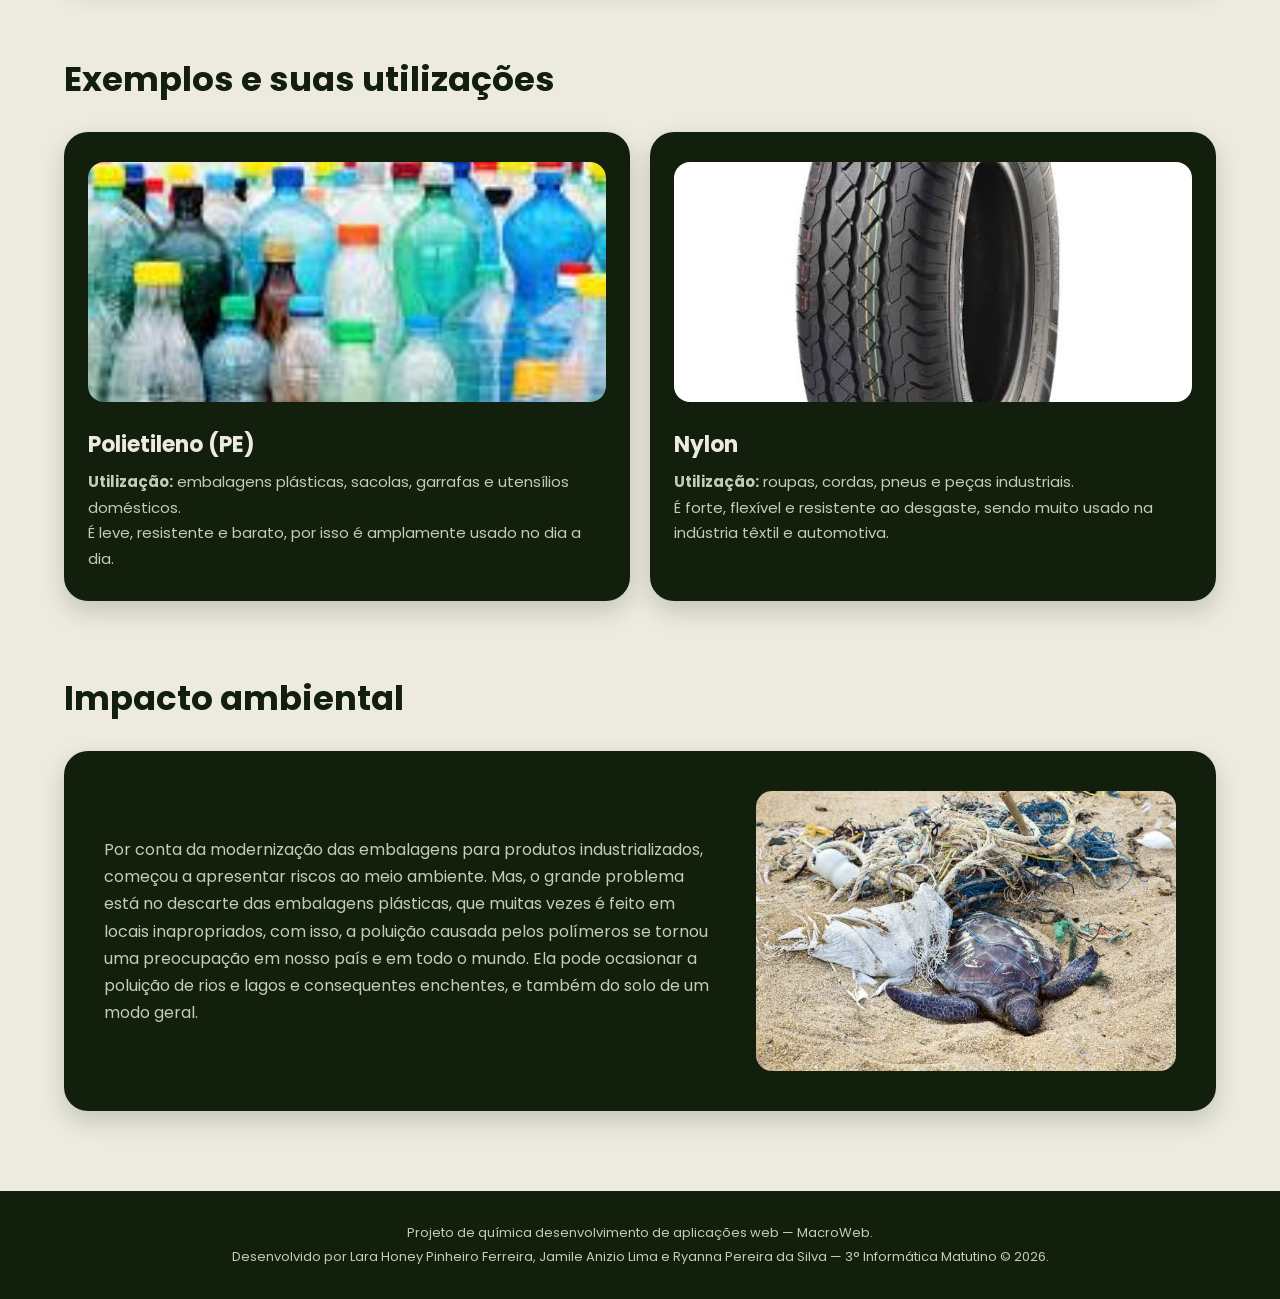
<file: polimeros/polimeros.html>
<!DOCTYPE html>
<html lang="pt-BR" id="pagina"> 
<head>
    <meta charset="UTF-8">
    <meta name="viewport" content="width=device-width, initial-scale=1.0">
    <link rel="stylesheet" href="../global/global.css">
    <link rel="stylesheet" href="polimeros.css">
    <title>MacroWeb - Polímeros</title>
</head>
<body>
    <header class="topo">
        <div class="logo">
            <img src="../img/logo.png" alt="MacroWeb">
        </div>

        <div id="menu-container">
            <button id="btn-hamburguer" class="hamburguer" aria-label="Abrir menu">☰</button>

            <nav class="menu" id="menu">
                <a href=".." class="item-menu">Início</a>
                <a href="#polimeros" class="item-menu">Polímeros</a>
                <a href="../lipidios/lipidios.html" class="item-menu">Lipídios</a>
                <a href="../carboidratos/carboidratos.html" class="item-menu">Carboidratos</a>
                <a href="../proteinas/proteinas.html" class="item-menu">Proteínas</a>
                <a href="../acidos-nucleicos/acidos-nucleicos.html" class="item-menu">Ácidos Nucleicos</a>
                <a href="../quiz/quiz.html" class="btn-quiz">Quiz Interativo</a>
            </nav>
            <div id="config">
                <button id="btn-config" aria-label="Configurações">⚙</button>
                <div id="painel-config" class="painel-config">
                    <button id="escuro">Tema escuro</button>
                </div>
            </div>            
        </div>
    </header>

    <section class="banner" id="inicio">
        <img src="../global/img/topo.png" class="banner-fundo" alt="">

        <div class="banner-texto">
            <a href="../index.html" class="voltar">← Voltar para página inicial</a>
            <h1>Polímeros</h1>
            <p>Os polímeros são macromoléculas constituídas por unidades
            menores, os monômeros. Os monômeros ligam-se entre si através
            de ligações covalentes. O termo polímero deriva do grego, poli
            "muitas" e meros "partes".</p>
        </div>

        <img src="img/polimeros.png" class="banner-imagem" alt="">
    </section>

    <main class="informacoes">
        <div class="caixa faixa">
            <h2>Diferença entre Polímeros naturais e sintéticos</h2>
            <p>Os polímeros sintéticos são fabricados pelo ser humano
            (produzidos em laboratório) e os polímeros naturais são
            encontrados na natureza (produzidos por células).</p>
        </div>

        <section class="secao">
            <h2>Tipos de polímeros</h2>

            <div class="tipos">
                <div class="card tipo">
                    <span class="numero">1</span>
                    <div>
                        <h3>Polímeros de Adição</h3>
                        <p>São os polímeros obtidos pela adição sucessiva de monômeros.
                        Como exemplos temos os polissacarídeos, formados por monômeros de
                        monossacarídeos e as proteínas, formadas por monômeros de aminoácidos.</p>
                    </div>
                </div>

                <div class="card tipo">
                    <span class="numero">2</span>
                    <div>
                        <h3>Polímeros de Condensação</h3>
                        <p>São os polímeros obtidos pela adição de dois monômeros diferentes
                        com eliminação de uma molécula de água, álcool ou ácido, durante a polimerização.</p>
                    </div>
                </div>

                <div class="card tipo">
                    <span class="numero">3</span>
                    <div>
                        <h3>Polímeros de Rearranjo</h3>
                        <p>São os polímeros resultantes da reação entre monômeros que sofrem rearranjo nas
                        suas estruturas químicas, durante a reação de polimerização.</p>
                    </div>
                </div>
            </div>
        </section>

        <section class="secao">
            <h2>Exemplos e suas utilizações</h2>

            <div class="exemplos-lista">
                <div class="card exemplo">
                    <img src="img/garrafas.jpg" alt="Garrafa de polietileno">
                    <h3>Polietileno (PE)</h3>
                    <p><strong>Utilização:</strong> embalagens plásticas,
                    sacolas, garrafas e utensílios domésticos.</p>
                    <p>É leve, resistente e barato, por isso
                    é amplamente usado no dia a dia.</p>
                </div>

                <div class="card exemplo">
                    <img src="img/pneu.jpg" alt="Pneu de nylon">
                    <h3>Nylon</h3>
                    <p><strong>Utilização:</strong> roupas, cordas, pneus
                    e peças industriais.</p>
                    <p>É forte, flexível e resistente ao desgaste,
                    sendo muito usado na indústria têxtil
                    e automotiva.</p>
                </div>
            </div>
        </section>

        <section class="secao">
            <h2>Impacto ambiental</h2>

            <div class="card impacto-conteudo">
                <p>Por conta da modernização das embalagens para produtos industrializados, começou a apresentar
                riscos ao meio ambiente. Mas, o grande problema está no descarte das embalagens
                plásticas, que muitas vezes é feito em locais inapropriados, com isso, a poluição 
                causada pelos polímeros se tornou uma preocupação em nosso país e em todo o mundo. 
                Ela pode ocasionar a poluição de rios e lagos e consequentes enchentes, e também do 
                solo de um modo geral.</p>

                <img src="img/tartaruga.jpg" alt="Tartaruga marinha ao lado de uma sacola plástica no oceano">
            </div>
        </section>
    </main>

    <footer class="rodape">
        Projeto de química desenvolvimento de aplicações web — MacroWeb. <br>
        Desenvolvido por Lara Honey Pinheiro Ferreira,
        Jamile Anizio Lima e Ryanna Pereira da Silva — 3° Informática Matutino &copy; 2026.
    </footer>

    <script type="text/javascript" src="../global/global.js"></script>
</body>
</html>
</file>
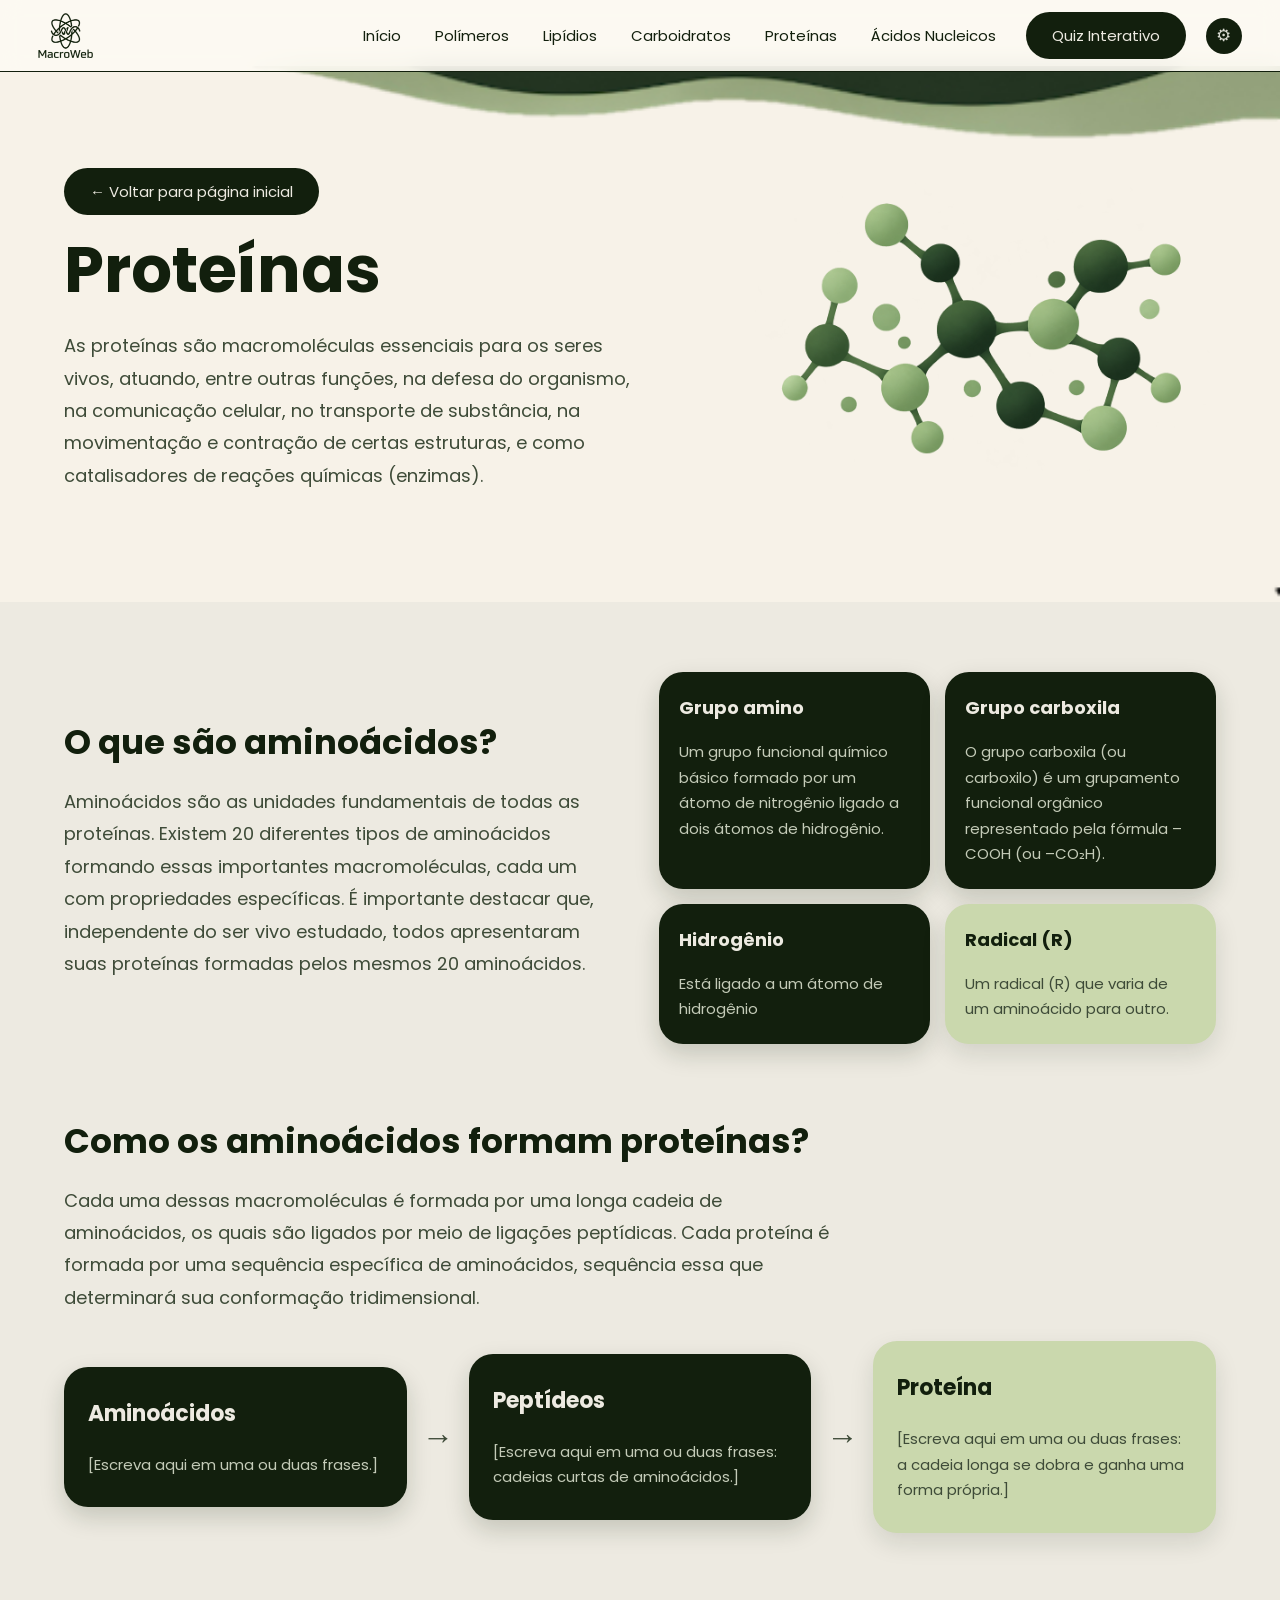
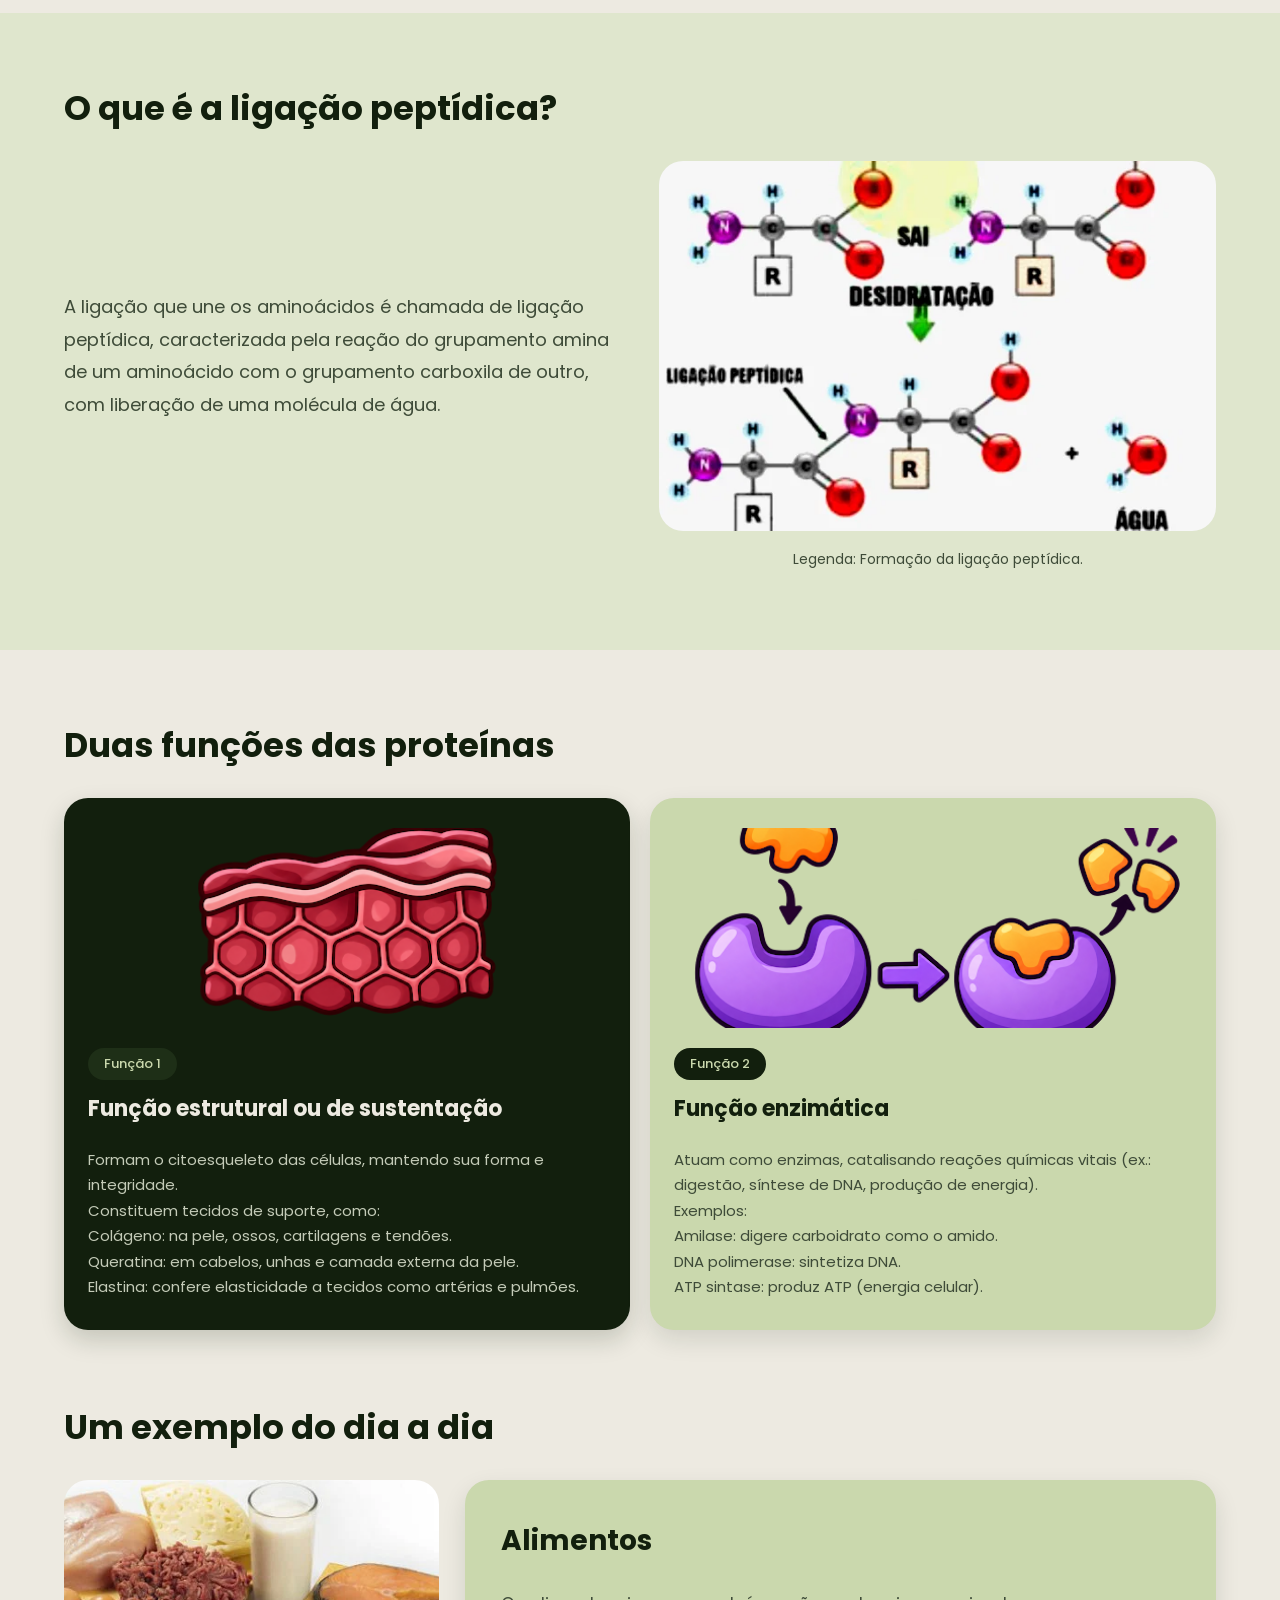
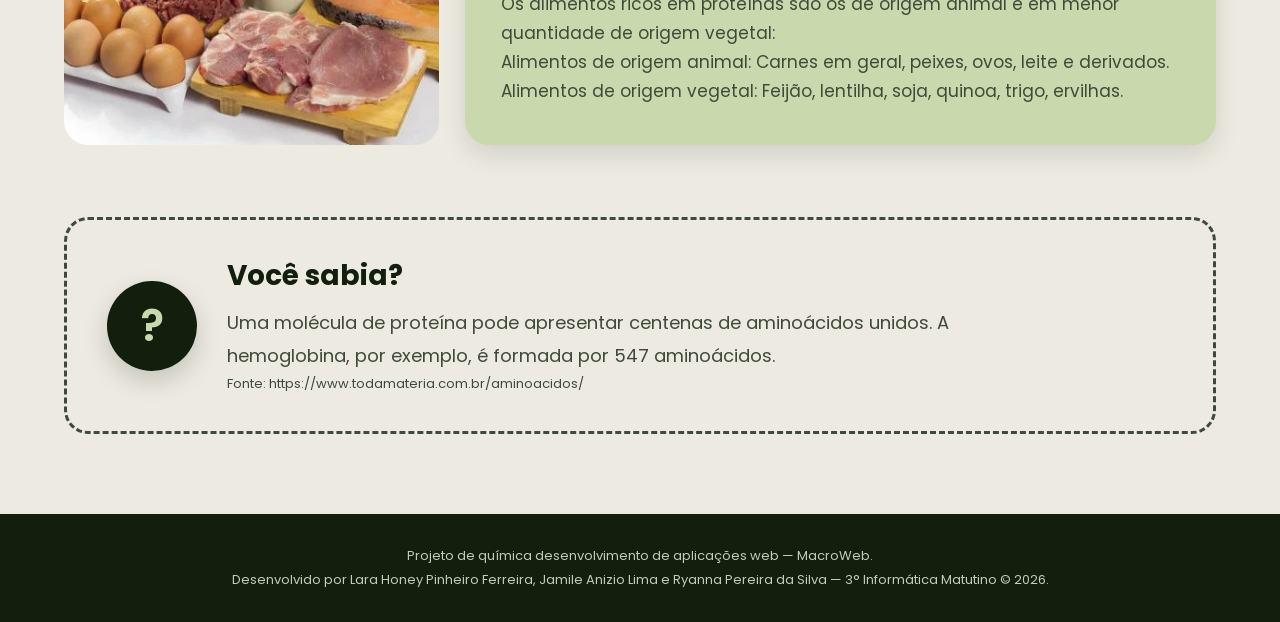
<file: proteinas/proteinas.html>
<!DOCTYPE html>
<html lang="pt-BR" id="pagina">
<head>
    <meta charset="UTF-8">
    <meta name="viewport" content="width=device-width, initial-scale=1.0">
    <link rel="stylesheet" href="../global/global.css">
    <link rel="stylesheet" href="proteinas.css">
    <title>MacroWeb - Proteínas</title>
</head>
<body>
    <header class="topo">
        <div class="logo">
            <img src="../img/logo.png" alt="MacroWeb">
        </div>
        <div id="menu-container">
            <button id="btn-hamburguer" class="hamburguer" aria-label="Abrir menu">☰</button>

            <nav class="menu" id="menu">
                <a href="../index.html" class="item-menu">Início</a>
                <a href="../polimeros/polimeros.html" class="item-menu">Polímeros</a>
                <a href="../lipidios/lipidios.html" class="item-menu">Lipídios</a>
                <a href="../carboidratos/carboidratos.html" class="item-menu">Carboidratos</a>
                <a href="#proteinas" class="item-menu">Proteínas</a>
                <a href="../acidos-nucleicos/acidos-nucleicos.html" class="item-menu">Ácidos Nucleicos</a>
                <a href="../quiz/quiz.html" class="btn-quiz">Quiz Interativo</a>
            </nav>
            <div id="config">
                <button id="btn-config" aria-label="Configurações">⚙</button>
                <div id="painel-config" class="painel-config">
                    <button id="escuro">Tema escuro</button>
                </div>
            </div>            
        </div>
    </header>

    <section class="banner" id="inicio">
        <img src="../global/img/topo.png" class="banner-fundo" alt="">

        <div class="banner-texto">
            <a href="../index.html" class="voltar">← Voltar para página inicial</a>
            <h1>Proteínas</h1>
            <p>As proteínas são macromoléculas essenciais para os seres vivos, atuando, entre outras funções, na defesa do organismo, na comunicação celular, no transporte de substância, na movimentação e contração de certas estruturas, e como catalisadores de reações químicas (enzimas).</p>
        </div>

        <img src="img/proteinas.png" class="banner-imagem" alt="">
    </section>

    <main class="informacoes">

        <section class="intro">
            <div class="caixa">
                <h2>O que são aminoácidos?</h2>
                <p>Aminoácidos são as unidades fundamentais de todas as proteínas. Existem 20 diferentes tipos de aminoácidos formando essas importantes macromoléculas, cada um com propriedades específicas. É importante destacar que, independente do ser vivo estudado, todos apresentaram suas proteínas formadas pelos mesmos 20 aminoácidos.</p>
            </div>

            <div class="grupos">
                <div class="card">
                    <h3>Grupo amino</h3>
                    <p>Um grupo funcional químico básico formado por um átomo de nitrogênio ligado a dois átomos de hidrogênio.</p>
                </div>
                <div class="card">
                    <h3>Grupo carboxila</h3>
                    <p>O grupo carboxila (ou carboxilo) é um grupamento funcional orgânico representado pela fórmula –COOH (ou –CO₂H).</p>
                </div>
                <div class="card">
                    <h3>Hidrogênio</h3>
                    <p>Está ligado a um átomo de hidrogênio</p>
                </div>
                <div class="card card-claro">
                    <h3>Radical (R)</h3>
                    <p>Um radical (R) que varia de um aminoácido para outro.</p>
                </div>
            </div>
        </section>

        <section class="secao">
            <h2>Como os aminoácidos formam proteínas?</h2>
            <div class="caixa">
                <p>Cada uma dessas macromoléculas é formada por uma longa cadeia de aminoácidos, os quais são ligados por meio de ligações peptídicas. Cada proteína é formada por uma sequência específica de aminoácidos, sequência essa que determinará sua conformação tridimensional.</p>
            </div>

            <div class="fluxo">
                <div class="card">
                    <h3>Aminoácidos</h3>
                    <p>[Escreva aqui em uma ou duas frases.]</p>
                </div>
                <span class="seta">→</span>
                <div class="card">
                    <h3>Peptídeos</h3>
                    <p>[Escreva aqui em uma ou duas frases: cadeias curtas de aminoácidos.]</p>
                </div>
                <span class="seta">→</span>
                <div class="card card-claro">
                    <h3>Proteína</h3>
                    <p>[Escreva aqui em uma ou duas frases: a cadeia longa se dobra e ganha uma forma própria.]</p>
                </div>
            </div>
        </section>

    </main>

    <section class="peptidica">
        <h2>O que é a ligação peptídica?</h2>
        <div class="peptidica-conteudo">
            <div class="caixa">
                <p>A ligação que une os aminoácidos é chamada de ligação peptídica, caracterizada pela reação do grupamento amina de um aminoácido com o grupamento carboxila de outro, com liberação de uma molécula de água.</p>
            </div>
            <div>
                <img src="img/ligacaopeptidica.webp" alt="Esquema da ligação peptídica entre dois aminoácidos">
                <p class="legenda">Legenda: Formação da ligação peptídica.</p>
            </div>
        </div>
    </section>

    <main class="informacoes">

        <section>
            <h2>Duas funções das proteínas</h2>
            <div class="funcoes">
                <div class="card">
                    <img src="img/estrutural.png" alt="">
                    <span class="tag tag-escuro">Função 1</span>
                    <h3>Função estrutural ou de sustentação</h3>
                    <p>Formam o citoesqueleto das células, mantendo sua forma e integridade. <br>
                    Constituem tecidos de suporte, como: <br>
                    Colágeno: na pele, ossos, cartilagens e tendões. <br>
                    Queratina: em cabelos, unhas e camada externa da pele. <br>
                    Elastina: confere elasticidade a tecidos como artérias e pulmões.</p>
                </div>
                <div class="card card-claro">
                    <img src="img/enzimatica.png" alt="">
                    <span class="tag tag-claro">Função 2</span>
                    <h3>Função enzimática</h3>
                    <p>Atuam como enzimas, catalisando reações químicas vitais (ex.: digestão, síntese de DNA, produção de energia). <br>
                    Exemplos: <br>
                    Amilase: digere carboidrato como o amido. <br>
                    DNA polimerase: sintetiza DNA. <br>
                    ATP sintase: produz ATP (energia celular).</p>
                </div>
            </div>
        </section>

        <section class="secao">
            <h2>Um exemplo do dia a dia</h2>
            <div class="cotidiano">
                <img src="img/cotidiano.webp" alt="">
                <div class="card card-claro">
                    <h3>Alimentos</h3>
                    <p>Os alimentos ricos em proteínas são os de origem animal e em menor quantidade de origem vegetal: <br>
                    Alimentos de origem animal: Carnes em geral, peixes, ovos, leite e derivados. <br>
                    Alimentos de origem vegetal: Feijão, lentilha, soja, quinoa, trigo, ervilhas.</p>
                </div>
            </div>
        </section>

        <section class="secao">
            <div class="sabia">
                <div class="sabia-icone">?</div>
                <div>
                    <h3>Você sabia?</h3>
                    <p>Uma molécula de proteína pode apresentar centenas de aminoácidos unidos. A hemoglobina, por exemplo, é formada por 547 aminoácidos.</p>
                    <p id="fonte">Fonte: https://www.todamateria.com.br/aminoacidos/</p>
                </div>
            </div>
        </section>

    </main>

    <footer class="rodape">
        Projeto de química desenvolvimento de aplicações web — MacroWeb. <br>
        Desenvolvido por Lara Honey Pinheiro Ferreira,
        Jamile Anizio Lima e Ryanna Pereira da Silva — 3° Informática Matutino &copy; 2026.
    </footer>

    <script type="text/javascript" src="../global/global.js"></script>
</body>
</html>
</file>
<file: style.css>
.banner-inicio{
    background-image: url(img/area-texto.png);
    background-color: var(--cor-banner-fundo);
    background-size: cover;
    background-position: center top;
    background-repeat: no-repeat;
    grid-template-columns: 2fr 1fr;
    display: grid;
    padding-bottom: 60px;
    min-height: 90vh;
    box-sizing: border-box;
    justify-content: center;
    align-items: center;
}

.nome-site{
    font-weight: 600;
    color: var(--cor-texto-secundaria);
    letter-spacing: 10px;
}

.area-texto{
    display: grid;
    justify-items: start;
    padding: 0 5%;
    margin-top: 45vh;
}

.descricao-site{
    max-width: 35vw;
    line-height: 1.8;
    color: var(--cor-texto-secundaria);
    margin: 0;
}

.area-icones{
    display: grid;
    justify-items: center;
}

.area-icones img{
    width: 400px;
    max-width: 100%;
}

.conteudo{
    display: flex;
    flex-direction: column;
    align-items: center;
    gap: 30px;
    padding: 70px 3% 80px 3%;
    box-sizing: border-box;
}

.titulo-secao{
    align-self: flex-start;
    font-size: 34px;
    margin: 0;
}

.subtitulo-secao{
    align-self: flex-start;
    color: var(--cor-texto-secundaria);
    margin: -20px 0 0 0;
}

.area-cards{
    display: flex;
    align-items: center;
    gap: 15px;
    width: 100%;
}

.cards-container{
    display: flex;
    overflow-x: hidden;
    flex: 1;
    gap: 30px;
    padding: 15px 5px 25px 5px;
}

.card{
    display: flex;
    flex-direction: column;
    align-items: center;
    text-align: center;
    width: 270px;
    height: 390px;
    box-sizing: border-box;
    flex-shrink: 0;
}



.card img{
    object-fit: contain;
    padding: 20px;
    box-sizing: border-box;
    background-color: var(--cor-escuro);
    border-radius: 50%;
    width: 110px;
    height: 110px;
}

.card h2{
    font-size: 20px;
    margin: 20px 0 10px 0;
    min-height: 56px;
    display: flex;
    align-items: center;
}

.card p{
    flex: 1;
    margin: 0;
    line-height: 1.6;
    font-size: 14px;
}

.btn-saiba-mais{
    background-color: var(--cor-claro);
    border: none;
    color: var(--cor-primaria);
    padding: 10px 26px;
    border-radius: 50px;
    font-weight: 500;
    cursor: pointer;
    transition: background-color 0.2s ease;
}

.btn-saiba-mais:hover{background-color: var(--cor-saiba-mais-hover);}

.btn-setas{
    background-color: var(--cor-primaria);
    color: var(--cor-secundaria);
    width: 48px;
    height: 48px;
    line-height: 48px;
    text-align: center;
    font-size: 14px;
    border-radius: 50%;
    border: none;
    cursor: pointer;
    flex-shrink: 0;
    box-shadow: 0 6px 15px var(--cor-primaria-transparnte-05);
    transition: background-color 0.2s ease;
}

.btn-setas:hover{background-color: var(--cor-btn);}

.btn-grande{padding: 15px 40px;}

#btn-direita{right: 0;}

#btn-esquerda{left: 0; display: none;}



a.btn-saiba-mais{text-decoration: none;}
 
.modal{
    position: fixed;
    top: 0;
    left: 0;
    width: 100%;
    height: 100%;
    z-index: 200;
    display: flex;
    align-items: center;
    justify-content: center;
    background-color: var(--cor-primaria-transparnte-06);
    opacity: 0;
    visibility: hidden;
    transition: opacity 0.25s ease, visibility 0.25s ease;
}

.modal.aberto{opacity: 1; visibility: visible;}

.modal-fundo{
    position: absolute;
    top: 0;
    left: 0;
    width: 100%;
    height: 100%;
}
 
.modal-caixa{
    position: relative;
    display: flex;
    flex-direction: column;
    align-items: center;
    text-align: center;
    width: 90%;
    max-width: 460px;
    max-height: 90vh;
    overflow-y: auto;
    padding: 40px 36px 34px;
    box-sizing: border-box;
    background-color: var(--cor-primaria);
    color: var(--cor-secundaria);
    border-radius: 24px;
    box-shadow: 0 18px 50px var(--cor-primaria-transparnte-07);
}
 
.modal-caixa img{
    object-fit: contain;
    padding: 20px;
    box-sizing: border-box;
    background-color: var(--cor-escuro);
    border-radius: 50%;
    width: 110px;
    height: 110px;
}
 
.modal-caixa h2{
    font-size: 26px;
    margin: 20px 0 12px 0;
}
 
.modal-caixa p{
    margin: 0 0 12px 0;
    line-height: 1.7;
    color: var(--cor-rodape);
}

.modal-fechar{
    position: absolute;
    top: 16px;
    right: 16px;
    width: 36px;
    height: 36px;
    padding: 0;
    line-height: 36px;
    text-align: center;
    font-family: inherit;
    font-size: 15px;
    border: none;
    border-radius: 50%;
    background-color: var(--cor-escuro);
    color: var(--cor-secundaria);
    cursor: pointer;
    transition: background-color 0.2s ease;
}


.modal-fechar:hover{background-color: var(--cor-hover-escuro);}
 
.btn-acao{
    margin-top: 12px;
    padding: 12px 26px;
    border-radius: 50px;
    background-color: var(--cor-claro);
    color: var(--cor-primaria);
    font-weight: 500;
    text-decoration: none;
    transition: background-color 0.2s ease, transform 0.2s ease;
}
 
.btn-acao:hover{
    background-color: var(--cor-saiba-mais-hover);
    transform: translateY(-2px);
}

#opcoes{
    display: flex;
    min-width: 170px;
    background-color: var(--cor-primaria);
    color: var(--cor-terciaria);
    padding: 15px;
    gap: 5px;
    border-radius: 16px;
    box-shadow: 0 12px 30px var(--cor-primaria-transparente);
    transform: translateY(-10px);
    transition: transform 0.2s ease, opacity 0.2s ease;
    justify-self: flex-end;
}

#opcoes a{
    padding: 8px 12px;
    border-radius: 10px;
    cursor: pointer;
    transition: background-color 0.2s ease;
}

#opcoes a:hover{background-color: var(--cor-hover-escuro);}

#categorias{display: flex; gap: 15vw;}

.barra-pesquisa{
    padding-right: 4vw;
    align-items: center;
}

#pesquisa{
    width: 210px;
    height: 36px;
    border-radius: 50px;
    border: 1px solid var(--cor-borda-transparente);
    padding-left: 16px;
    background-color: var(--cor-branco);
}

@media (max-width: 760px){
    .banner-inicio{
        grid-template-columns: 1fr 1fr;
        justify-content: space-between;
        min-height: auto;
    }

    .area-texto{
        margin-top: 25vh;
        padding: 20vh 0 5vw 5%;
        width: 20vw;
    }

    .descricao-site{max-width: 100%;}
    .area-icones img{width: 240px; margin: -30vh 0 0 25%;}
    .titulo-secao{font-size: 28px;}

    #opcoes{align-items: center; text-align: center; flex-wrap: wrap;}
}

@media (max-width: 480px){
    .nome-site{letter-spacing: 6px;}
    h1{font-size: 30px;}
    
    .area-icones img{width: 240px; margin: -40vh 0 0 25%;}

    .area-cards{gap: 8px;}

    .btn-setas{
        width: 40px;
        height: 40px;
        line-height: 40px;
    }
    .modal-caixa{padding: 36px 22px 28px;}
}
</file>
<file: global/global.css>
/* GLOBAL */
@import url('https://fonts.googleapis.com/css2?family=Poppins:ital,wght@0,100;0,200;0,300;0,400;0,500;0,600;0,700;0,800;0,900;1,100;1,200;1,300;1,400;1,500;1,600;1,700;1,800;1,900');


html{scroll-behavior: smooth; scroll-padding-top: 100px;}

:root{
    --cor-primaria: #121f0d;
    --cor-secundaria: #edeae1;
    --cor-terciaria: #fdfbf4d9;
    --cor-hover-menu: #dfe6cd;
    --cor-rodape: #c4cbb8;
    --cor-btn: #3f5a35;
    --cor-borda-transparente: #dbfacf40;
    --cor-branco: #ffffff;
    --cor-primaria-transparente: #121f0d40;
    --cor-primaria-transparnte-02: #121f0d2e;
    --cor-primaria-transparnte-03: #121f0d47;
    --cor-primaria-transparnte-04: #121f0d1f;
    --cor-primaria-transparnte-05: #121f0d33;
    --cor-primaria-transparnte-06: #121f0d99;
    --cor-primaria-transparnte-07: #121f0d66;
    --cor-hover-escuro: #2a3a23;
    --cor-texto-secundaria: #3e4b38;
    --cor-banner-fundo: #f7f2e8;
    --cor-claro: #cad8ad;
    --cor-escuro: #1e2f17;
    --cor-opcao-errada-fundo: #f3d6d0;
    --cor-opcao-errada-borda: #b5483a;
    --cor-fundo-opcao: #fdfbf4;
    --cor-saiba-mais-hover: #e3ecd0;
}

#pagina.modo-escuro{
    --cor-primaria: #b5c2a3;
    --cor-secundaria: #0f170c;
    --cor-terciaria: #0f170cd9;
    --cor-rodape: #2d3d27;
    --cor-texto-secundaria: #c4cbb8;
    --cor-claro: #1b2b14;
    --cor-escuro: #5d7650;
    --cor-hover-menu: #1b2a16;
    --cor-hover-escuro: #a3b290;
    --cor-banner-fundo: #131d10;
    --cor-btn: #8fae7a;
    --cor-saiba-mais-hover: #2f4a27;
    --cor-fundo-opcao: #162112;
    --cor-opcao-errada-fundo: #4a231d;
}

#pagina.modo-escuro .area-texto h1{color: var(--cor-secundaria);}
#pagina.modo-escuro .nome-site,
#pagina.modo-escuro .descricao-site{color: var(--cor-rodape);}   

body{
    padding: 0;
    margin: 0;
    background-color: var(--cor-secundaria);
    color: var(--cor-primaria);
    font-family: "Poppins", Arial, sans-serif;
    font-size: 15px;
}

h1{
    font-size: 52px;
    line-height: 1.1;
    margin: 10px 0 25px 0;
    max-width: 440px;
}

.topo{
    display: flex;
    justify-content: space-between;
    align-items: center;
    padding: 12px 0;
    width: 100%;
    border-bottom: var(--cor-primaria) solid 1px;
    background-color: var(--cor-terciaria);
    backdrop-filter: blur(10px);
    position: fixed;
    z-index: 99;
}

.topo img{width: 55px; display: block; margin-left: 3vw;}
#menu-container{margin-right: 3vw;}

.menu{display: flex; gap: 6px; align-items: center;}

.item-menu{
    text-decoration: none;
    color: var(--cor-primaria);
    padding: 8px 14px;
    border-radius: 50px;
    transition: background-color 0.2s ease;
}

.item-menu:hover{background-color: var(--cor-hover-menu);}

.btn-quiz{
    background-color: var(--cor-primaria);
    color: var(--cor-secundaria);
    padding: 12px 26px;
    border-radius: 50px;
    border: none;
    text-decoration: none;
    cursor: pointer;
    font-size: 15px;
    margin-left: 10px;
    transition: background-color 0.2s ease, transform 0.2s ease;
}

.btn-quiz:hover{
    background-color: var(--cor-btn);
    transform: translateY(-2px);
}

.categorias{box-shadow: 0 10px 30px var(--cor-primaria-transparente);}

.ativo{background-color: var(--cor-texto-secundaria);}

#config{position: relative;}
 
#btn-config{
    border: none;
    background-color: var(--cor-primaria);
    color: var(--cor-terciaria);
    width: 36px;
    height: 36px;
    border-radius: 50%;
    font-size: 17px;
    cursor: pointer;
}
 
.painel-config{
    position: absolute;
    top: 6vh;
    right: 0;
    min-width: 170px;
    background-color: var(--cor-primaria);
    color: var(--cor-terciaria);
    padding: 15px;
    border-radius: 16px;
    box-shadow: 0 12px 30px var(--cor-primaria-transparente);
    transform: translateY(-10px);
    transition: transform 0.2s ease-in-out, opacity 0.2s ease;
    opacity: 0;
    visibility: hidden;
}
 
#painel-config button{
    display: flex;
    align-items: center;
    gap: 10px;
    white-space: nowrap;
    cursor: pointer;
    border-radius: 10px;
    color: var(--cor-secundaria);
}

#escuro{
    padding: 5px 35px; 
    font-family: "Poppins", Arial, sans-serif;
    font-size: 15px; 
    align-items: center;
    background: none;
    border: none; 
    transition: background-color 0.2s ease;}

#escuro:hover{background-color: var(--cor-hover-escuro);}

.painel-config.aberto{
    opacity: 1;
    visibility: visible;
    transform: translateY(0);
}

.banner{
    background-color: var(--cor-banner-fundo);
    position: relative;
    display: flex;
    align-items: center;
    justify-content: space-between;
    gap: 3vw;
    min-height: 400px;
    padding: 130px 5vw 8vh 5vw;
}

.banner-fundo{
    position: absolute;
    left: 0;
    top: 11%;
    width: 100%;
    height: 100%;
}

.banner-texto,
.banner-imagem{
    position: relative;
    z-index: 1;
    flex: 1;
}

.banner-texto{max-width: 50%;}

.banner-imagem{
    max-width: 40%;
    max-height: 340px;
    object-fit: contain;
    border-radius: 24px;
}

.banner h1{
    margin: 20px 0 25px 0;
    max-width: none;
    font-size: 64px;
}

.banner p, .caixa p{
    font-size: 18px;
    line-height: 1.8;
    color: var(--cor-texto-secundaria);
}

.banner p{margin: 0;}

.voltar{
    display: inline-block;
    border-radius: 50px;
    background-color: var(--cor-primaria);
    color: var(--cor-secundaria);
    text-decoration: none;
    padding: 12px 26px;
    transition: background-color 0.2s ease, transform 0.2s ease;
}

.voltar:hover{
    background-color: var(--cor-btn);
    transform: translateY(-2px);
}

.informacoes{padding: 70px 5vw 80px 5vw;}

.informacoes h2{
    font-size: 34px;
    margin: 0 0 2vh 0;
}

.caixa p{
    max-width: 70ch;
    margin-top: 0;
}

.secao{margin-top: 8vh;}

.card{
    background-color: var(--cor-primaria);
    color: var(--cor-secundaria);
    border-radius: 24px;
    padding: 30px 24px; 
    box-shadow: 0 10px 25px var(--cor-primaria-transparnte-02);
    transition: transform 0.25s ease, box-shadow 0.25s ease;
}

.cards{
    display: grid;
    grid-template-columns: 1fr 1fr 1fr;
    gap: 1.5vw;
    margin-top: 4vh;
}

.card:hover{
    transform: translateY(-6px);
    box-shadow: 0 18px 35px var(--cor-primaria-transparnte-03);
}


.card h3{
    margin-top: 0;
    font-size: 22px;
}

.card p, 
.card strong{color: var(--cor-rodape);}

.card-claro{
    background-color: var(--cor-claro);
    color: var(--cor-primaria);
    box-shadow: 0 10px 25px var(--cor-primaria-transparnte-04);
}

.card-claro:hover{box-shadow: 0 18px 35px var(--cor-primaria-transparnte-05);}

.card-claro p{color: var(--cor-texto-secundaria);}

.tag{
    display: inline-block;
    padding: 6px 16px;
    border-radius: 50px;
    font-size: 13px;
    font-weight: 500;
    margin-bottom: 12px;
}

.tag-claro{
    background-color: var(--cor-primaria);
    color: var(--cor-claro);
}

.tag-escuro{
    background-color: var(--cor-escuro);
    color: var(--cor-claro);
}

.legenda{
    text-align: center;
    font-size: 14px;
    color: var(--cor-texto-secundaria);
    margin: 12px 0 0 0;
}

.funcoes{
    display: grid;
    grid-template-columns: 1fr 1fr;
    gap: 1.5vw;
    margin-top: 3vh;
}

.exemplo h3{margin-bottom: 8px;}
.exemplo p{margin: 0;}

.impacto-conteudo{
    display: flex;
    align-items: center;
}

.exemplo img{
    object-fit: cover;
    border-radius: 16px;
}


.rodape{
    background-color: var(--cor-primaria);
    color: var(--cor-rodape);
    text-align: center;
    padding: 30px 3%;
    line-height: 24px;
    font-size: 13px;
}

.hamburguer{
    display: none;
    border: none;
    background-color: var(--cor-primaria);
    color: var(--cor-terciaria);
    width: 40px;
    height: 40px;
    border-radius: 50%;
    font-size: 20px;
    cursor: pointer;
}

.escondido{display: none;}

.btn-ver-mais-texto:hover{background-color: var(--cor-claro);}
.btn-ver-menos-texto:hover{background-color: var(--cor-hover-escuro);}

.btn-ver-mais-texto{  
    border: var(--cor-primaria) 1px solid;
    color: var(--cor-primaria);
    background-color: var(--cor-secundaria);
}

.btn-ver-menos-texto{
    background-color: var(--cor-primaria);
    color: var(--cor-secundaria);
    border: var(--cor-secundaria) 1px solid;
    display: none;
}

.btn-ver-mais-texto, .btn-ver-menos-texto{
    padding: 12px 26px;
    border-radius: 50px;
    text-decoration: none;
    cursor: pointer;
    font-size: 15px;
    margin-left: 10px;
    
    transition: background-color 0.2s ease;
}

.paragrafo-container{overflow: hidden;}

.btn-container{justify-content: flex-end; display: flex; margin-top: auto;}

.paragrafo-container.ver{ height: auto; overflow: visible;}
.btn-ver-menos-texto.ver{display: block;}

@keyframes aparecer{
    from{opacity: 0; transform: translateY(25px);}
    to{opacity: 1; transform: translateY(0);}
}

@keyframes flutuar{
    0%, 100%{transform: translateY(0);}
    50%{transform: translateY(-14px);}
}

.banner-texto,
.card, .area-texto{animation: aparecer 0.8s ease;}

.area-icones img, .banner-imagem img{animation: flutuar 4s ease-in-out infinite;}

#menu-container{display: flex; align-items: center; gap: 20px;}

@media (max-width: 768px){
    .hamburguer{display: block;}
    #menu-container{position: relative;}
    .menu{
        position: absolute; 
        top: 6vh; 
        right: 0; 
        display: none; 
        padding: 10px 3vw;
        align-items: stretch;
        flex-direction: column;
        border-radius: 15px;
        border: var(--cor-primaria) solid 1px;
        background-color: var(--cor-terciaria);
        backdrop-filter: blur(10px);

    }
    .btn-quiz{padding: 5px 5vw; text-align: center;}
    .menu.aberto{display: flex; transform: translateY(0);}
}
</file>
<file: acidos-nucleicos/acidos-nucleicos.css>
.card p{
    font-size: 15px;
    line-height: 1.7;
    margin-bottom: 0;
}

.tag-dna{
    background-color: var(--cor-escuro);
    color: var(--cor-claro);
}

.tag-rna{
    background-color: var(--cor-claro);
    color: var(--cor-primaria);
}

.intro{
    display: grid;
    grid-template-columns: 2fr 1fr;
    gap: 3vw;
    align-items: center;
}

.bases{
    display: flex;
    flex-wrap: wrap;
    justify-content: center;
    gap: 15px;
}

.base{
    display: flex;
    align-items: center;
    justify-content: center;
    width: 80px;
    height: 80px;
    border-radius: 50%;
    background-color: var(--cor-primaria);
    color: var(--cor-claro);
    font-size: 28px;
    font-weight: 600;
    box-shadow: 0 10px 25px var(--cor-primaria-transparnte-02);
}

.secao{padding-bottom: 20px;}

.linhas{
    display: flex;
    flex-direction: column;
    gap: 15px;
    margin-top: 3vh;
}

.linha{
    display: grid;
    grid-template-columns: 1fr 2fr 2fr;
    gap: 2vw;
    align-items: center;
}

.linha h3{
    margin: 0;
    color: var(--cor-claro);
}

.linha p{margin-top: 0;}

.imagens{
    display: grid;
    grid-template-columns: 1fr 1fr;
    gap: 1.5vw;
    margin-top: 4vh;
}

.imagens img{
    width: 100%;
    height: 260px;
    object-fit: cover;
    border-radius: 16px;
}

.esquema{
    display: grid;
    grid-template-columns: 3fr 2fr;
    gap: 2vw;
    align-items: center;
    margin-top: 3vh;
}

.esquema img{
    width: 100%;
    border-radius: 24px;
}

.etapas{
    display: flex;
    flex-direction: column;
    gap: 15px;
}

.etapas h3{color: var(--cor-claro);}

.cotidiano{
    background-color: var(--cor-primaria);
    color: var(--cor-secundaria);
    padding: 70px 5vw 80px 5vw;
    border-radius: 20px;
}

.cotidiano h2{
    font-size: 34px;
    margin: 0 0 2vh 0;
}

.cotidiano-conteudo{
    display: grid;
    grid-template-columns: 1fr 1fr;
    gap: 3vw;
    align-items: center;
    margin-top: 3vh;
}

.cotidiano h3{
    font-size: 28px;
    margin: 0 0 12px 0;
    color: var(--cor-claro);
}

.cotidiano p{
    font-size: 18px;
    line-height: 1.8;
    color: var(--cor-rodape);
    max-width: 70ch;
    margin-top: 0;
}

.cotidiano img{
    width: 100%;
    height: 320px;
    object-fit: cover;
    border-radius: 24px;
}

.aplicacao{
    display: grid;
    grid-template-columns: 1fr 1fr;
    gap: 3vw;
    align-items: center;
    background-color: var(--cor-hover-menu);
    border-radius: 24px;
    padding: 40px;
    margin-top: 3vh;
}

.aplicacao h3{
    font-size: 28px;
    margin: 0 0 12px 0;
}

.aplicacao img{
    width: 100%;
    height: 300px;
    object-fit: cover;
    border-radius: 16px;
}

.card-ver{display: flex; flex-direction: column; gap: 10px;}

.paragrafo-container{height: 50px; }

@media (max-width: 900px){
    .informacoes h2,
    .cotidiano h2{font-size: 28px;}

    .intro,
    .linha,
    .imagens,
    .funcoes,
    .esquema,
    .cotidiano-conteudo,
    .aplicacao{
        grid-template-columns: 1fr;
        gap: 20px;
    }

    .linha{gap: 10px;}

    .card{padding: 20px;}

    .aplicacao{padding: 25px;}
}

@media (max-width: 600px){
    .menu{
        flex-direction: column;
        text-align: center;
    }

    .banner{
        flex-direction: column;
        text-align: center;
        min-height: 250px;
        padding: 110px 5vw 5vh 5vw;
    }

    .banner-texto{max-width: 100%;}
    .banner h1{font-size: 40px;}
    .banner p{font-size: 16px;}

    .banner-imagem{
        max-width: 80%;
        max-height: 220px;
    }

    .voltar{
        font-size: 14px;
        padding: 10px 22px;
    }

    .base{
        width: 65px;
        height: 65px;
        font-size: 22px;
    }

    .imagens img,
    .cotidiano img,
    .aplicacao img{height: 200px;}
}
</file>
<file: carboidratos/carboidratos.css>
.card p{
    font-size: 15px;
    line-height: 1.7;
    margin-bottom: 0;
}

.exemplos,
.impacto{margin-top: 8vh;}

.exemplos-lista{
    display: grid;
    grid-template-columns: 1fr 1fr;
    gap: 1.5vw;
    margin-top: 3vh;
}

.exemplo{
    display: flex;
    align-items: center;
    gap: 20px;
}

.exemplo img{
    width: 140px;
    height: 140px;
    object-fit: cover;
    border-radius: 16px;
    flex-shrink: 0;
}

.exemplo strong{color: var(--cor-claro);}

.impacto-conteudo{
    gap: 2vw;
    margin-top: 3vh;
}

.impacto-conteudo img{
    width: 35%;
    max-width: 380px;
    border-radius: 24px;
    flex-shrink: 0;
}

.card{display: flex; flex-direction: column; gap: 15px;}

.paragrafo-container{height: 100px;}

@media (max-width: 900px){
    .informacoes h2{font-size: 28px;}

    .cards,
    .exemplos-lista{
        grid-template-columns: 1fr;
        gap: 20px;
    }

    .card{padding: 20px;}

    .impacto-conteudo{
        flex-direction: column;
        align-items: stretch;
        gap: 20px;
    }

    .impacto-conteudo img{
        width: 100%;
        max-width: 100%;
    }
}

@media (max-width: 600px){
    .menu{
        flex-direction: column;
        text-align: center;
    }

    .banner{
        flex-direction: column;
        text-align: center;
        min-height: 250px;
        padding: 110px 5vw 5vh 5vw;
    }

    .banner-texto{max-width: 100%;}
    .banner h1{font-size: 40px;}
    .banner p{font-size: 16px;}

    .banner-imagem{
        max-width: 80%;
        max-height: 220px;
    }

    .voltar{
        font-size: 14px;
        padding: 10px 22px;
    }

    .exemplo{
        flex-direction: column;
        text-align: center;
    }

    .exemplo img{
        width: 100%;
        height: 180px;
    }
}
</file>
<file: lipidios/lipidios.css>
.colesterol{
    display: grid;
    grid-template-columns: 1fr 1fr;
    gap: 3vw;
    align-items: center;
}

.coluna{
    display: flex;
    flex-direction: column;
    gap: 1.5vw;
}

.coluna .card{flex: 1;}

.card p{
    font-size: 15px;
    line-height: 1.7;
    margin-bottom: 0;
}

.dia-a-dia{
    display: grid;
    grid-template-columns: 2fr 1fr;
    gap: 1.5vw;
    margin-top: 3vh;
}

.destaque img{
    width: 100%;
    height: 220px;
    object-fit: cover;
    border-radius: 16px;
    margin-bottom: 20px;
}

.exemplos-lista{
    display: flex;
    flex-direction: column;
    gap: 20px;
    margin-top: 3vh;
}

.exemplo{
    display: flex;
    align-items: center;
    gap: 30px;
}

.exemplo img{
    width: 200px;
    height: 160px;
    flex-shrink: 0;
}

.funcoes-lista{
    display: grid;
    grid-template-columns: 1fr 1fr;
    gap: 1.5vw;
    margin-top: 3vh;
}

.funcao{border-left: 6px solid var(--cor-claro);}

@media (max-width: 900px){
    .informacoes h2{font-size: 28px;}

    .colesterol,
    .dia-a-dia,
    .funcoes-lista{
        grid-template-columns: 1fr;
        gap: 20px;
    }

    .coluna{gap: 20px;}

    .card{padding: 20px;}
}

@media (max-width: 600px){
    .menu{
        flex-direction: column;
        text-align: center;
    }

    .banner{
        flex-direction: column;
        text-align: center;
        min-height: 250px;
        padding: 110px 5vw 5vh 5vw;
    }

    .banner-texto{max-width: 100%;}
    .banner h1{font-size: 40px;}
    .banner p{font-size: 16px;}

    .banner-imagem{
        max-width: 80%;
        max-height: 220px;
    }

    .voltar{
        font-size: 14px;
        padding: 10px 22px;
    }

    .exemplo{
        flex-direction: column;
        text-align: center;
    }

    .exemplo img{
        width: 100%;
        height: 180px;
    }
}
</file>
<file: polimeros/polimeros.css>
.faixa{
    background-color: var(--cor-claro);
    border-radius: 24px;
    padding: 40px;
}

.faixa h2{margin-top: 0;}


.card p{
    font-size: 15px;
    line-height: 1.7;
    margin-bottom: 0;
}

.tipos{
    display: flex;
    flex-direction: column;
    gap: 20px;
    margin-top: 3vh;
}

.tipo{
    display: flex;
    align-items: center;
    gap: 24px;
}

.numero{
    display: flex;
    align-items: center;
    justify-content: center;
    width: 60px;
    height: 60px;
    border-radius: 50%;
    background-color: var(--cor-escuro);
    color: var(--cor-claro);
    font-size: 24px;
    font-weight: 600;
    flex-shrink: 0;
}

.tipo h3{margin-bottom: 8px;}
.tipo p{margin: 0;}

.exemplos-lista{
    display: grid;
    grid-template-columns: 1fr 1fr;
    gap: 1.5vw;
    margin-top: 3vh;
}

.exemplo img{
    width: 100%;
    height: 240px;
    margin-bottom: 20px;
}

.impacto-conteudo{
    gap: 3vw;
    margin-top: 3vh;
    padding: 40px;
}

.impacto-conteudo p{
    flex: 1;
    margin: 0;
    font-size: 16px;
}

.impacto-conteudo img{
    width: 40%;
    max-width: 420px;
    border-radius: 16px;
    flex-shrink: 0;
}

@media (max-width: 900px){
    .informacoes h2{font-size: 28px;}

    .exemplos-lista{
        grid-template-columns: 1fr;
        gap: 20px;
    }

    .card{padding: 20px;}
    .faixa{padding: 24px;}

    .impacto-conteudo{
        flex-direction: column;
        align-items: stretch;
        gap: 20px;
    }

    .impacto-conteudo img{
        width: 100%;
        max-width: 100%;
    }
}

@media (max-width: 600px){
    .menu{
        flex-direction: column;
        text-align: center;
    }

    .banner{
        flex-direction: column;
        text-align: center;
        min-height: 250px;
        padding: 110px 5vw 5vh 5vw;
    }

    .banner-texto{max-width: 100%;}
    .banner h1{font-size: 40px;}
    .banner p{font-size: 16px;}

    .banner-imagem{
        max-width: 80%;
        max-height: 220px;
    }

    .voltar{
        font-size: 14px;
        padding: 10px 22px;
    }

    .exemplo img{height: 180px;}
}
</file>
<file: proteinas/proteinas.css>
.card p{
    font-size: 15px;
    line-height: 1.7;
    margin-bottom: 0;
}

.intro{
    display: grid;
    grid-template-columns: 1fr 1fr;
    gap: 3vw;
    align-items: center;
}

.grupos{
    display: grid;
    grid-template-columns: 1fr 1fr;
    gap: 15px;
}

.grupos .card{padding: 22px 20px;}

.grupos h3{font-size: 18px;}

.fluxo{
    display: flex;
    align-items: center;
    gap: 15px;
    margin-top: 3vh;
}

.fluxo .card{flex: 1;}

.seta{
    font-size: 32px;
    color: var(--cor-texto-secundaria);
}

.peptidica{
    background-color: var(--cor-hover-menu);
    padding: 70px 5vw 80px 5vw;
}

.peptidica h2{
    font-size: 34px;
    margin: 0 0 2vh 0;
}

.peptidica-conteudo{
    display: grid;
    grid-template-columns: 1fr 1fr;
    gap: 3vw;
    align-items: center;
    margin-top: 3vh;
}

.peptidica img{
    width: 100%;
    border-radius: 24px;
}



.funcoes img{
    display: block;
    width: 100%;
    height: 200px;
    object-fit: cover;
    border-radius: 16px;
    margin-bottom: 20px;
}

.cotidiano{
    display: grid;
    grid-template-columns: 1fr 2fr;
    gap: 2vw;
    margin-top: 3vh;
}

.cotidiano img{
    width: 100%;
    height: 100%;
    min-height: 240px;
    object-fit: cover;
    border-radius: 24px;
}

.cotidiano .card{padding: 40px 36px;}

.cotidiano h3{font-size: 28px;}

.cotidiano p{font-size: 17px;}

.sabia{
    display: flex;
    align-items: center;
    gap: 30px;
    border: 3px dashed var(--cor-texto-secundaria);
    border-radius: 24px;
    padding: 35px 40px;
}

.sabia-icone{
    display: flex;
    align-items: center;
    justify-content: center;
    width: 90px;
    height: 90px;
    flex-shrink: 0;
    border-radius: 50%;
    background-color: var(--cor-primaria);
    color: var(--cor-claro);
    font-size: 44px;
    font-weight: 600;
    box-shadow: 0 10px 25px var(--cor-primaria-transparnte-02);
}

.sabia h3{
    font-size: 28px;
    margin: 0 0 10px 0;
}

.sabia p{
    margin: 0;
    font-size: 18px;
    line-height: 1.8;
    color: var(--cor-texto-secundaria);
    max-width: 70ch;
}

#fonte{
    font-size: 13px;
}

@media (max-width: 900px){
    .informacoes h2,
    .peptidica h2{font-size: 28px;}

    .intro,
    .peptidica-conteudo,
    .funcoes,
    .cotidiano{
        grid-template-columns: 1fr;
        gap: 20px;
    }

    .fluxo{
        flex-direction: column;
        align-items: stretch;
        gap: 15px;
    }

    .seta{
        align-self: center;
        transform: rotate(90deg);
    }

    .card{padding: 20px;}

    .cotidiano .card{padding: 25px;}
}

@media (max-width: 600px){
    .menu{
        flex-direction: column;
        text-align: center;
    }

    .banner{
        flex-direction: column;
        text-align: center;
        min-height: 250px;
        padding: 110px 5vw 5vh 5vw;
    }

    .banner-texto{max-width: 100%;}
    .banner h1{font-size: 40px;}
    .banner p{font-size: 16px;}

    .banner-imagem{
        max-width: 80%;
        max-height: 220px;
    }

    .voltar{
        font-size: 14px;
        padding: 10px 22px;
    }

    .grupos{grid-template-columns: 1fr;}

    .cotidiano img{
        height: 200px;
        min-height: 0;
    }

    .sabia{
        flex-direction: column;
        text-align: center;
        padding: 25px;
    }
}
</file>
